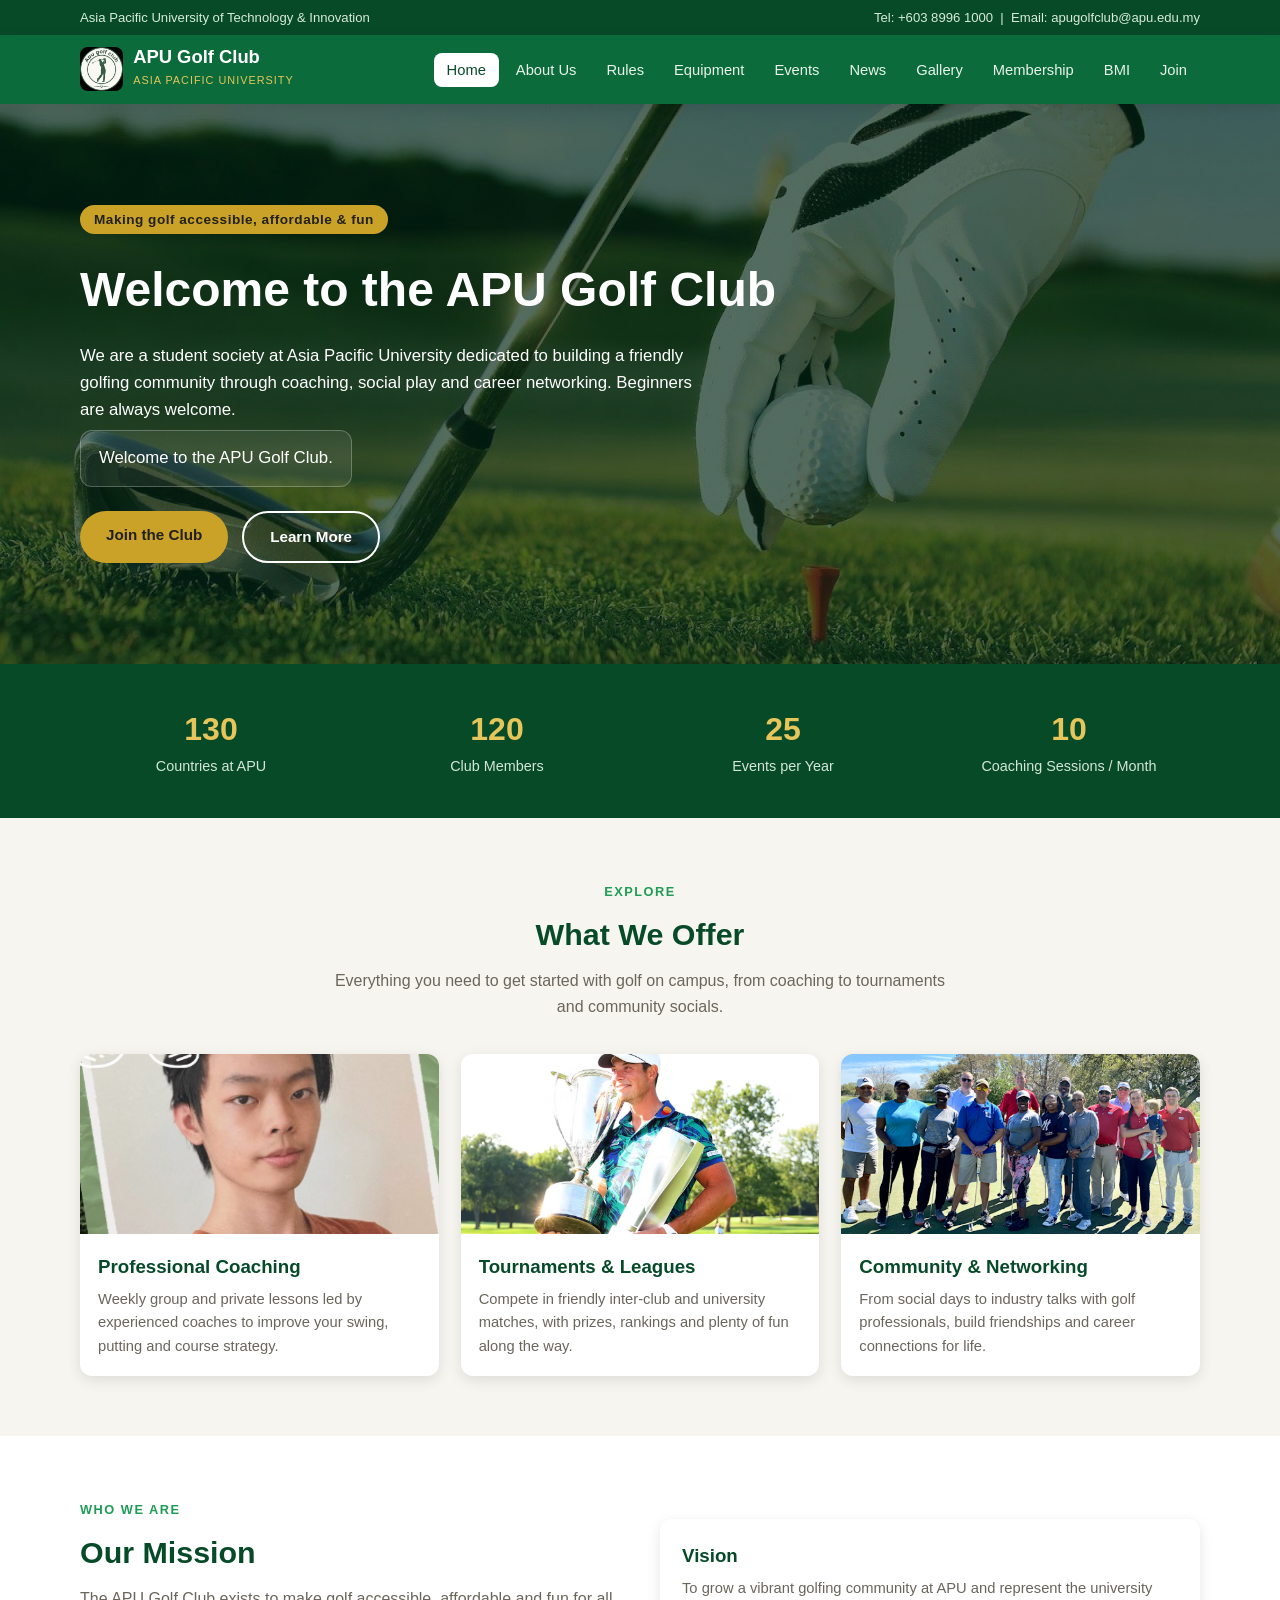
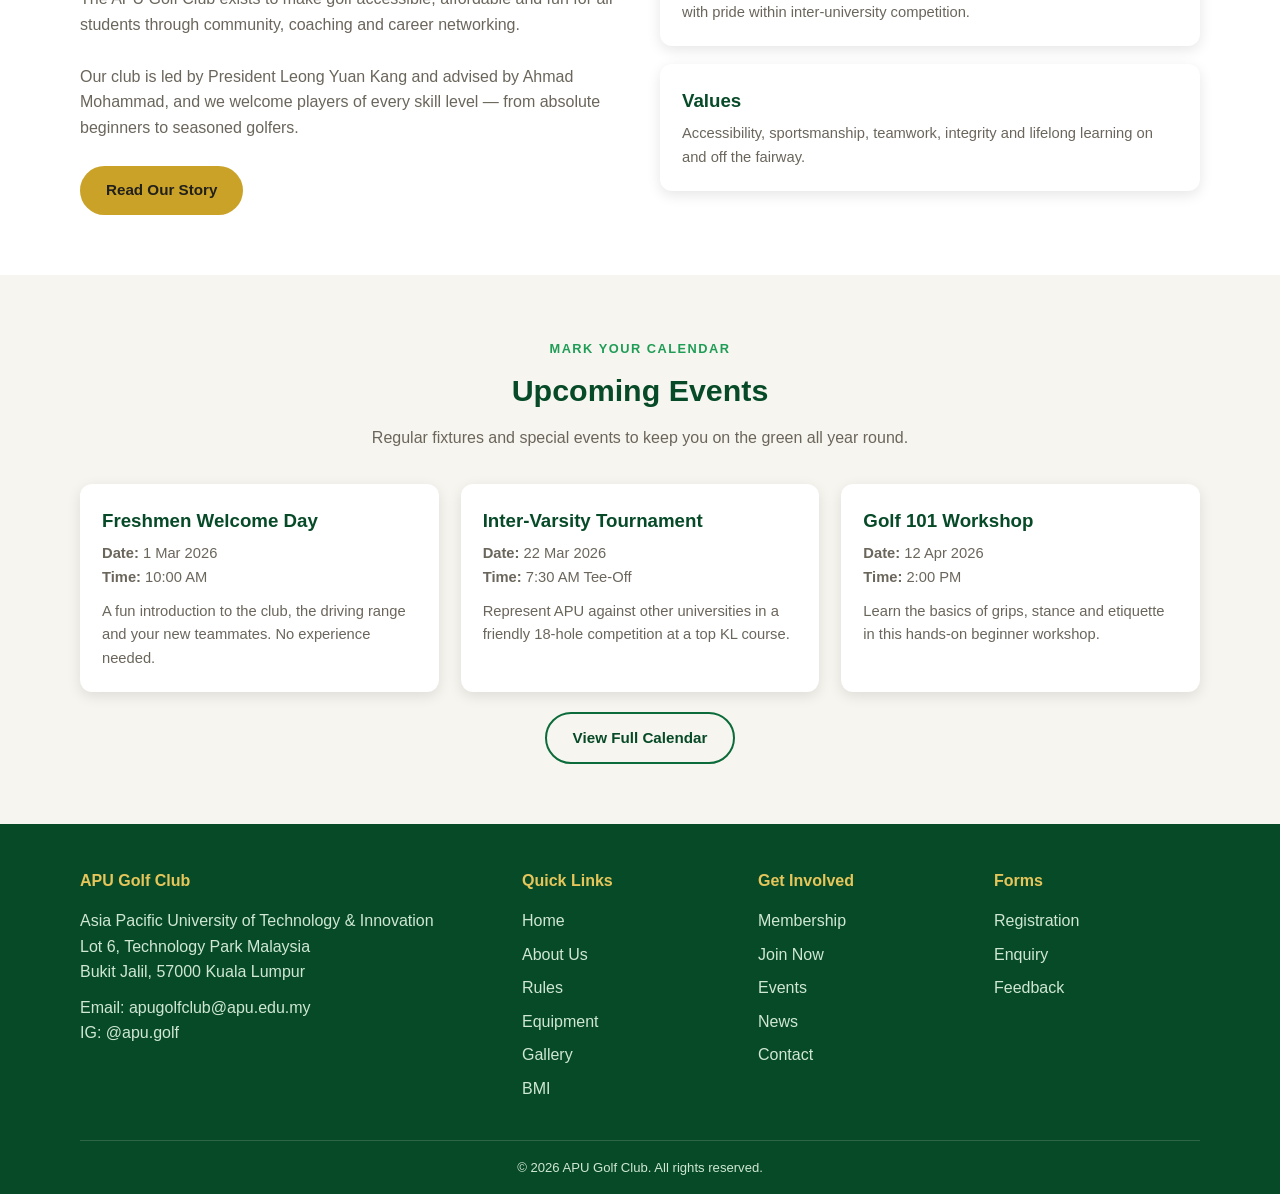
<file: index.html>
<!DOCTYPE html>
<html lang="en">
<head>
<meta charset="UTF-8">
<meta name="viewport" content="width=device-width, initial-scale=1.0">
<title>APU Golf Club | Home - Asia Pacific University</title>
<meta name="description" content="APU Golf Club - making golf accessible, affordable and fun for all students through community, coaching and career networking.">
<link rel="stylesheet" href="css/style.css">
<link rel="icon" type="image/png" href="images/GOLFCLUB.png">
<style>
  /* page-specific extras for home */
  .welcome-box { background: rgba(255,255,255,.08); border: 1px solid rgba(255,255,255,.25); border-radius: 12px; padding: 14px 18px; display: inline-block; margin-top: 6px; }
</style>
</head>
<body>

  <!-- the top bar like the one om top -->
  <div class="topbar">
    <div class="container">
      <span>Asia Pacific University of Technology &amp; Innovation</span>
      <span>Tel: +603 8996 1000 &nbsp;|&nbsp; Email: apugolfclub@apu.edu.my</span>
    </div>
  </div>

  <!-- Header / Navigation -->
  <header class="site-header">
    <div class="container navbar">
      <a href="index.html" class="brand">
        <img class="logo" src="images/GOLFCLUB.png" alt="APU Golf Club logo">
        <span>
          <h1>APU Golf Club</h1>
          <small>Asia Pacific University</small>
        </span>
      </a>
      <button class="nav-toggle" type="button" aria-label="Toggle navigation menu" aria-expanded="false" aria-controls="primary-nav">
        <span class="nav-toggle-bar"></span>
        <span class="nav-toggle-bar"></span>
        <span class="nav-toggle-bar"></span>
      </button>
      <nav aria-label="Main">
        <ul class="nav-links" id="primary-nav">
          <li><a href="index.html" class="active">Home</a></li>
          <li><a href="about.html">About Us</a></li>
          <li><a href="rules.html">Rules</a></li>
          <li><a href="equipment.html">Equipment</a></li>
          <li><a href="calendar.html">Events</a></li>
          <li><a href="news.html">News</a></li>
          <li><a href="gallery.html">Gallery</a></li>
          <li><a href="membership.html">Membership</a></li>
          <li><a href="bmi.html">BMI</a></li>
          <li><a href="register.html">Join</a></li>
        </ul>
      </nav>
    </div>
  </header>

  <!-- Hero -->
  <section class="hero">
    <div class="container">
      <span class="tagline">Making golf accessible, affordable &amp; fun</span>
      <h2>Welcome to the APU Golf Club</h2>
      <p>We are a student society at Asia Pacific University dedicated to building a friendly golfing community through coaching, social play and career networking. Beginners are always welcome.</p>
      <p class="welcome-box">Welcome to the APU Golf Club.</p>
      <div class="cta">
        <a href="register.html" class="btn btn-gold">Join the Club</a>
        <a href="about.html" class="btn btn-outline">Learn More</a>
      </div>
    </div>
  </section>

  <!-- Feature strip / stats -->
  <section class="feature-strip">
    <div class="container strip-grid">
      <div><div class="num">130</div><div class="label">Countries at APU</div></div>
      <div><div class="num">120</div><div class="label">Club Members</div></div>
      <div><div class="num">25</div><div class="label">Events per Year</div></div>
      <div><div class="num">10</div><div class="label">Coaching Sessions / Month</div></div>
    </div>
  </section>

  <!-- Highlights -->
  <section class="section" id="highlights">
    <div class="container">
      <div class="section-head">
        <span class="eyebrow">Explore</span>
        <h2 class="section-title">What We Offer</h2>
        <p class="section-sub">Everything you need to get started with golf on campus, from coaching to tournaments and community socials.</p>
      </div>
      <div class="grid grid-3">
        <article class="card">
          <div class="card-img"><img src="images/coaching.png" alt="Coaching sessions"></div>
          <div class="card-body">
            <h3>Professional Coaching</h3>
            <p>Weekly group and private lessons led by experienced coaches to improve your swing, putting and course strategy.</p>
          </div>
        </article>
        <article class="card">
          <div class="card-img"><img src="images/tournament.png" alt="Tournaments"></div>
          <div class="card-body">
            <h3>Tournaments &amp; Leagues</h3>
            <p>Compete in friendly inter-club and university matches, with prizes, rankings and plenty of fun along the way.</p>
          </div>
        </article>
        <article class="card">
          <div class="card-img"><img src="images/community.png" alt="Community events"></div>
          <div class="card-body">
            <h3>Community &amp; Networking</h3>
            <p>From social days to industry talks with golf professionals, build friendships and career connections for life.</p>
          </div>
        </article>
      </div>
    </div>
  </section>

  <!-- About quick -->
  <section class="section alt" id="about-preview">
    <div class="container">
      <div class="grid grid-2" style="align-items:center; gap:40px;">
        <div>
          <span class="eyebrow">Who we are</span>
          <h2 class="section-title">Our Mission</h2>
          <p class="section-sub">The APU Golf Club exists to make golf accessible, affordable and fun for all students through community, coaching and career networking.</p>
          <p class="section-sub">Our club is led by President Leong Yuan Kang and advised by Ahmad Mohammad, and we welcome players of every skill level &mdash; from absolute beginners to seasoned golfers.</p>
          <p><a href="about.html" class="btn btn-gold">Read Our Story</a></p>
        </div>
        <div style="display:grid; gap:18px;">
          <div class="card" style="padding:22px;">
            <h3>Vision</h3>
            <p>To grow a vibrant golfing community at APU and represent the university with pride within inter-university competition.</p>
          </div>
          <div class="card" style="padding:22px;">
            <h3>Values</h3>
            <p>Accessibility, sportsmanship, teamwork, integrity and lifelong learning on and off the fairway.</p>
          </div>
        </div>
      </div>
    </div>
  </section>

  <!-- upcoming events -->
  <section class="section" id="events-preview">
    <div class="container">
      <div class="section-head">
        <span class="eyebrow">Mark your calendar</span>
        <h2 class="section-title">Upcoming Events</h2>
        <p class="section-sub">Regular fixtures and special events to keep you on the green all year round.</p>
      </div>
      <div class="grid grid-3">
        <div class="card" style="padding:22px;">
          <h3>Freshmen Welcome Day</h3>
          <p><strong>Date:</strong> 1 Mar 2026</p>
          <p><strong>Time:</strong> 10:00 AM</p>
          <p class="mt-1">A fun introduction to the club, the driving range and your new teammates. No experience needed.</p>
        </div>
        <div class="card" style="padding:22px;">
          <h3>Inter-Varsity Tournament</h3>
          <p><strong>Date:</strong> 22 Mar 2026</p>
          <p><strong>Time:</strong> 7:30 AM Tee-Off</p>
          <p class="mt-1">Represent APU against other universities in a friendly 18-hole competition at a top KL course.</p>
        </div>
        <div class="card" style="padding:22px;">
          <h3>Golf 101 Workshop</h3>
          <p><strong>Date:</strong> 12 Apr 2026</p>
          <p><strong>Time:</strong> 2:00 PM</p>
          <p class="mt-1">Learn the basics of grips, stance and etiquette in this hands-on beginner workshop.</p>
        </div>
      </div>
      <p class="text-center mt-2"><a href="calendar.html" class="btn btn-outline" style="color:var(--green-dark);border-color:var(--green);">View Full Calendar</a></p>
    </div>
  </section>

  <!-- footer -->
  <footer class="site-footer">
    <div class="container">
      <div class="footer-grid">
        <div>
          <h4>APU Golf Club</h4>
          <p>Asia Pacific University of Technology &amp; Innovation<br>Lot 6, Technology Park Malaysia<br>Bukit Jalil, 57000 Kuala Lumpur</p>
          <p class="mt-1">Email: apugolfclub@apu.edu.my<br>IG: @apu.golf</p>
        </div>
        <div>
          <h4>Quick Links</h4>
          <ul>
            <li><a href="index.html">Home</a></li>
            <li><a href="about.html">About Us</a></li>
            <li><a href="rules.html">Rules</a></li>
            <li><a href="equipment.html">Equipment</a></li>
            <li><a href="gallery.html">Gallery</a></li>
            <li><a href="bmi.html">BMI</a></li>
          </ul>
        </div>
        <div>
          <h4>Get Involved</h4>
          <ul>
            <li><a href="membership.html">Membership</a></li>
            <li><a href="register.html">Join Now</a></li>
            <li><a href="calendar.html">Events</a></li>
            <li><a href="news.html">News</a></li>
            <li><a href="contact.html">Contact</a></li>
          </ul>
        </div>
        <div>
          <h4>Forms</h4>
          <ul>
            <li><a href="register.html">Registration</a></li>
            <li><a href="enquiry.html">Enquiry</a></li>
            <li><a href="feedback.html">Feedback</a></li>
          </ul>
        </div>
      </div>
      <div class="footer-bottom">
        &copy; 2026 APU Golf Club. All rights reserved.
      </div>
    </div>
  </footer>

  
  <script src="js/main.js"></script>
</body>
</html>
</file>
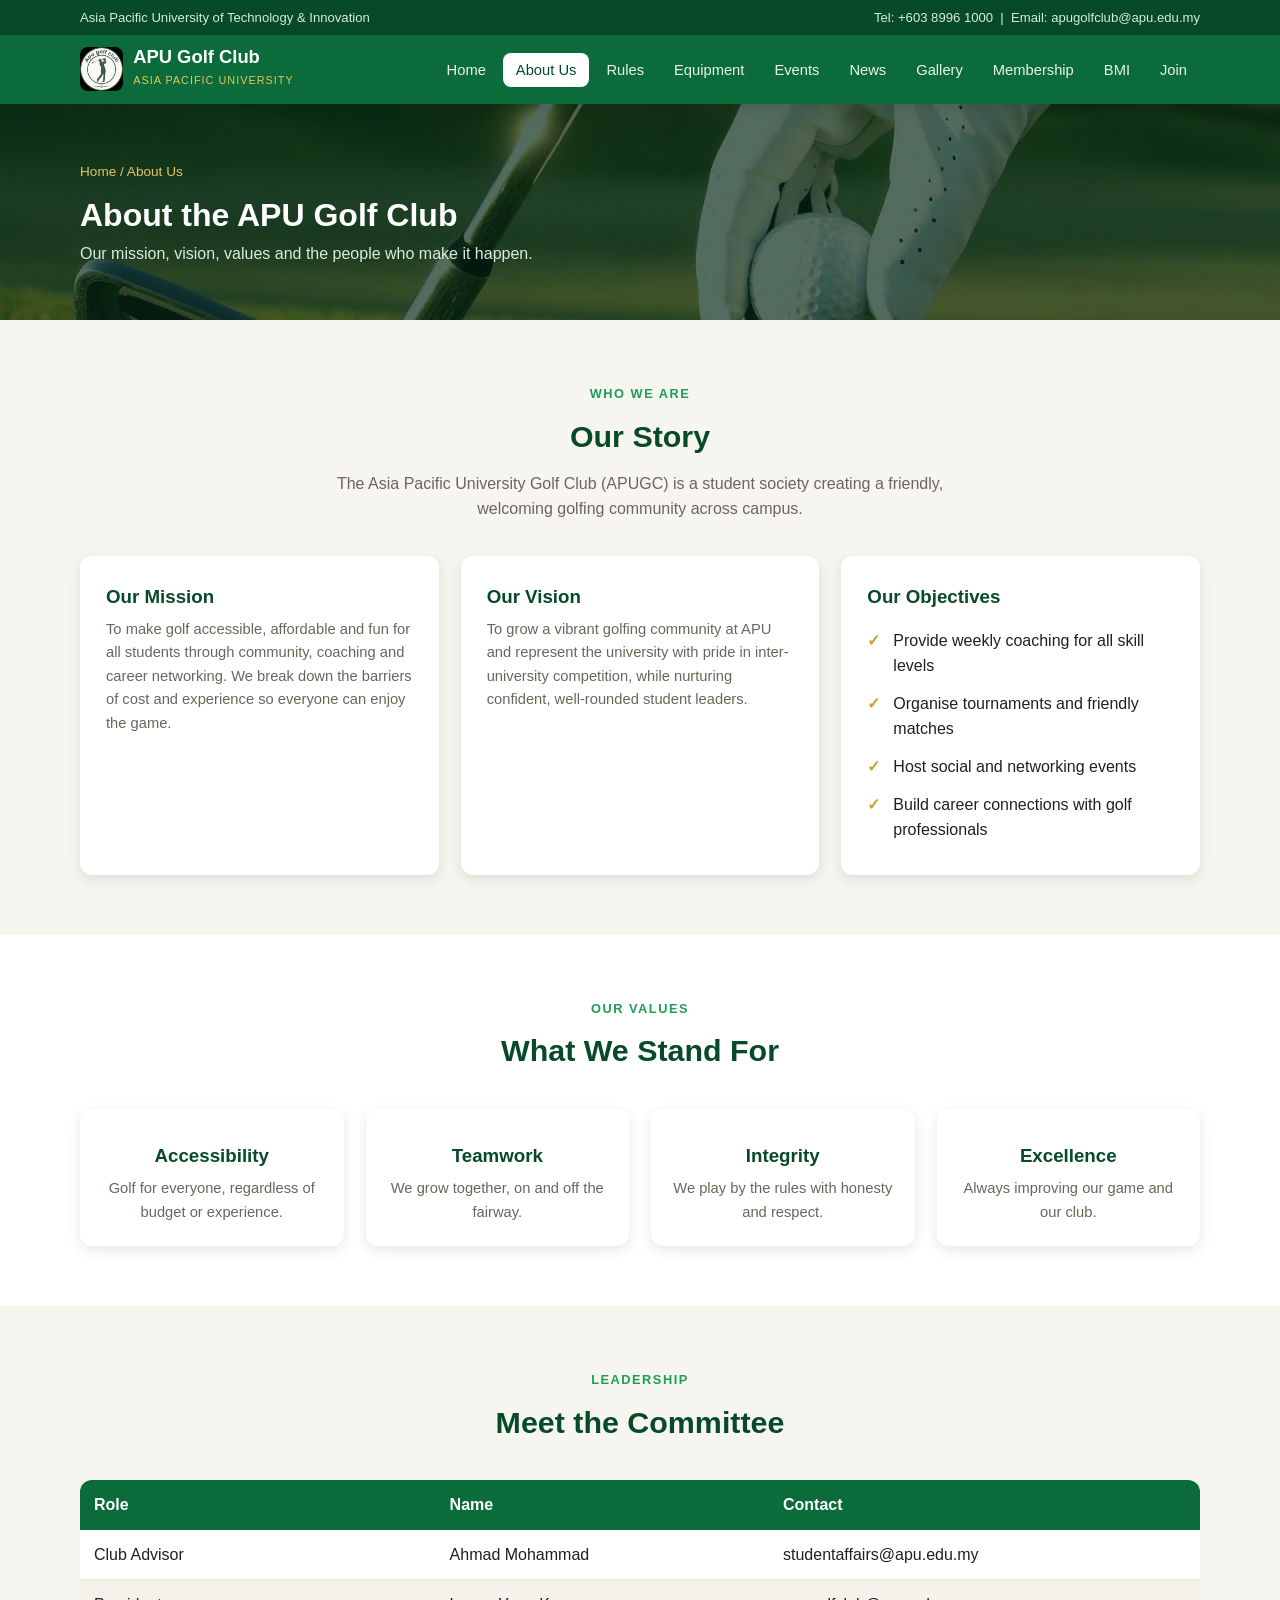
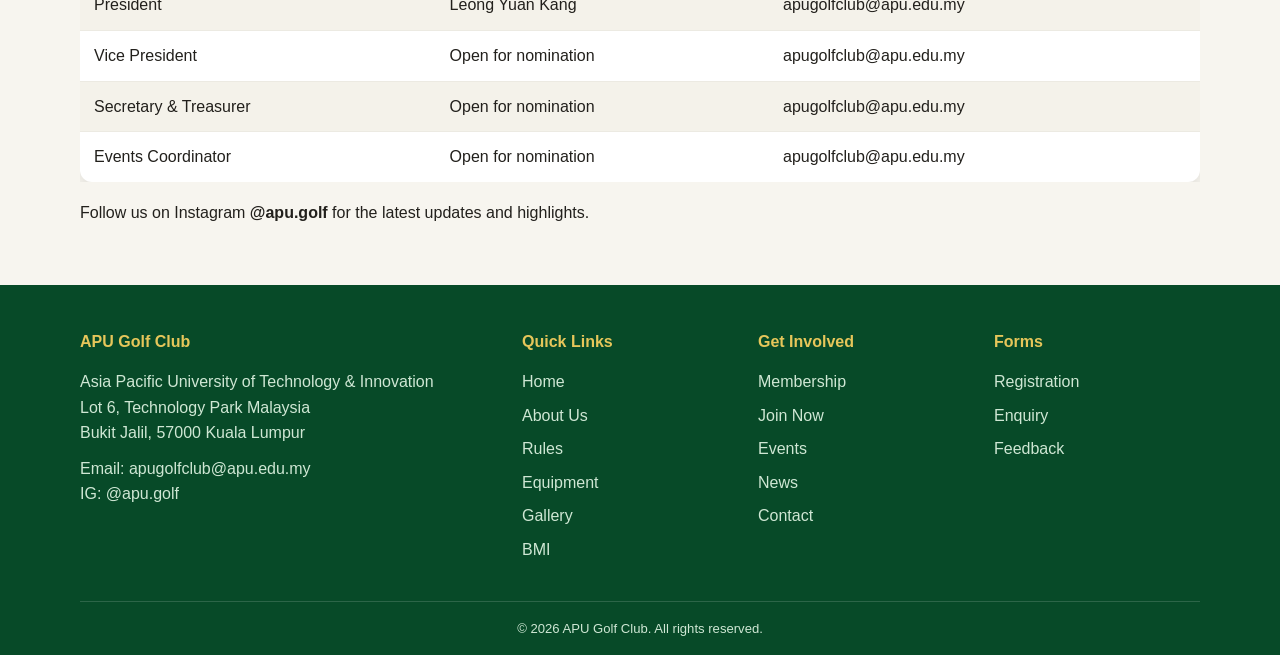
<file: about.html>
﻿<!DOCTYPE html>
<html lang="en">
<head>
<meta charset="UTF-8">
<meta name="viewport" content="width=device-width, initial-scale=1.0">
<title>About Us | APU Golf Club</title>
<meta name="description" content="Learn about the APU Golf Club - our mission, vision, objectives, history and team.">
<link rel="stylesheet" href="css/style.css">
<link rel="icon" type="image/png" href="images/GOLFCLUB.png">
</head>
<body>
<div class="topbar"><div class="container"><span>Asia Pacific University of Technology &amp; Innovation</span><span>Tel: +603 8996 1000 &nbsp;|&nbsp; Email: apugolfclub@apu.edu.my</span></div></div>
<header class="site-header"><div class="container navbar">
<a href="index.html" class="brand"><img class="logo" src="images/GOLFCLUB.png" alt="APU Golf Club logo"><span><h1>APU Golf Club</h1><small>Asia Pacific University</small></span></a>
<button class="nav-toggle" type="button" aria-label="Toggle navigation menu" aria-expanded="false" aria-controls="primary-nav">
  <span class="nav-toggle-bar"></span>
  <span class="nav-toggle-bar"></span>
  <span class="nav-toggle-bar"></span>
</button>
<nav aria-label="Main"><ul class="nav-links" id="primary-nav">
<li><a href="index.html">Home</a></li><li><a href="about.html" class="active">About Us</a></li><li><a href="rules.html">Rules</a></li><li><a href="equipment.html">Equipment</a></li><li><a href="calendar.html">Events</a></li><li><a href="news.html">News</a></li><li><a href="gallery.html">Gallery</a></li><li><a href="membership.html">Membership</a></li><li><a href="bmi.html">BMI</a></li><li><a href="register.html">Join</a></li>
</ul></nav></div></header>

<section class="page-banner"><div class="container"><span class="crumb">Home / About Us</span><h2>About the APU Golf Club</h2><p>Our mission, vision, values and the people who make it happen.</p></div></section>

<section class="section"><div class="container">
<div class="section-head"><span class="eyebrow">Who we are</span><h2 class="section-title">Our Story</h2><p class="section-sub">The Asia Pacific University Golf Club (APUGC) is a student society creating a friendly, welcoming golfing community across campus.</p></div>
<div class="grid grid-3">
<div class="card" style="padding:26px;"><h3>Our Mission</h3><p>To make golf accessible, affordable and fun for all students through community, coaching and career networking. We break down the barriers of cost and experience so everyone can enjoy the game.</p></div>
<div class="card" style="padding:26px;"><h3>Our Vision</h3><p>To grow a vibrant golfing community at APU and represent the university with pride in inter-university competition, while nurturing confident, well-rounded student leaders.</p></div>
<div class="card" style="padding:26px;"><h3>Our Objectives</h3><ul class="check-list mt-1"><li>Provide weekly coaching for all skill levels</li><li>Organise tournaments and friendly matches</li><li>Host social and networking events</li><li>Build career connections with golf professionals</li></ul></div>
</div>
</div></section>

<section class="section alt"><div class="container">
<div class="section-head"><span class="eyebrow">Our values</span><h2 class="section-title">What We Stand For</h2></div>
<div class="grid grid-4">
<div class="card" style="padding:22px; text-align:center;"><h3 class="mt-1">Accessibility</h3><p>Golf for everyone, regardless of budget or experience.</p></div>
<div class="card" style="padding:22px; text-align:center;"><h3 class="mt-1">Teamwork</h3><p>We grow together, on and off the fairway.</p></div>
<div class="card" style="padding:22px; text-align:center;"><h3 class="mt-1">Integrity</h3><p>We play by the rules with honesty and respect.</p></div>
<div class="card" style="padding:22px; text-align:center;"><h3 class="mt-1">Excellence</h3><p>Always improving our game and our club.</p></div>
</div>
</div></section>

<section class="section"><div class="container">
<div class="section-head"><span class="eyebrow">Leadership</span><h2 class="section-title">Meet the Committee</h2></div>
<div class="table-wrap"><table class="data">
<thead><tr><th>Role</th><th>Name</th><th>Contact</th></tr></thead>
<tbody>
<tr><td>Club Advisor</td><td>Ahmad Mohammad</td><td>studentaffairs@apu.edu.my</td></tr>
<tr><td>President</td><td>Leong Yuan Kang</td><td>apugolfclub@apu.edu.my</td></tr>
<tr><td>Vice President</td><td>Open for nomination</td><td>apugolfclub@apu.edu.my</td></tr>
<tr><td>Secretary &amp; Treasurer</td><td>Open for nomination</td><td>apugolfclub@apu.edu.my</td></tr>
<tr><td>Events Coordinator</td><td>Open for nomination</td><td>apugolfclub@apu.edu.my</td></tr>
</tbody></table></div>
<p class="mt-1">Follow us on Instagram <strong>@apu.golf</strong> for the latest updates and highlights.</p>
</div></section>

<footer class="site-footer"><div class="container">
<div class="footer-grid">
<div><h4>APU Golf Club</h4><p>Asia Pacific University of Technology &amp; Innovation<br>Lot 6, Technology Park Malaysia<br>Bukit Jalil, 57000 Kuala Lumpur</p><p class="mt-1">Email: apugolfclub@apu.edu.my<br>IG: @apu.golf</p></div>
<div><h4>Quick Links</h4><ul><li><a href="index.html">Home</a></li><li><a href="about.html">About Us</a></li><li><a href="rules.html">Rules</a></li><li><a href="equipment.html">Equipment</a></li><li><a href="gallery.html">Gallery</a></li><li><a href="bmi.html">BMI</a></li></ul></div>
<div><h4>Get Involved</h4><ul><li><a href="membership.html">Membership</a></li><li><a href="register.html">Join Now</a></li><li><a href="calendar.html">Events</a></li><li><a href="news.html">News</a></li><li><a href="contact.html">Contact</a></li></ul></div>
<div><h4>Forms</h4><ul><li><a href="register.html">Registration</a></li><li><a href="enquiry.html">Enquiry</a></li><li><a href="feedback.html">Feedback</a></li></ul></div>
</div><div class="footer-bottom">&copy; 2026 APU Golf Club. All rights reserved.</div>
</div></footer>

<script src="js/main.js"></script>
</body>
</html>
</file>
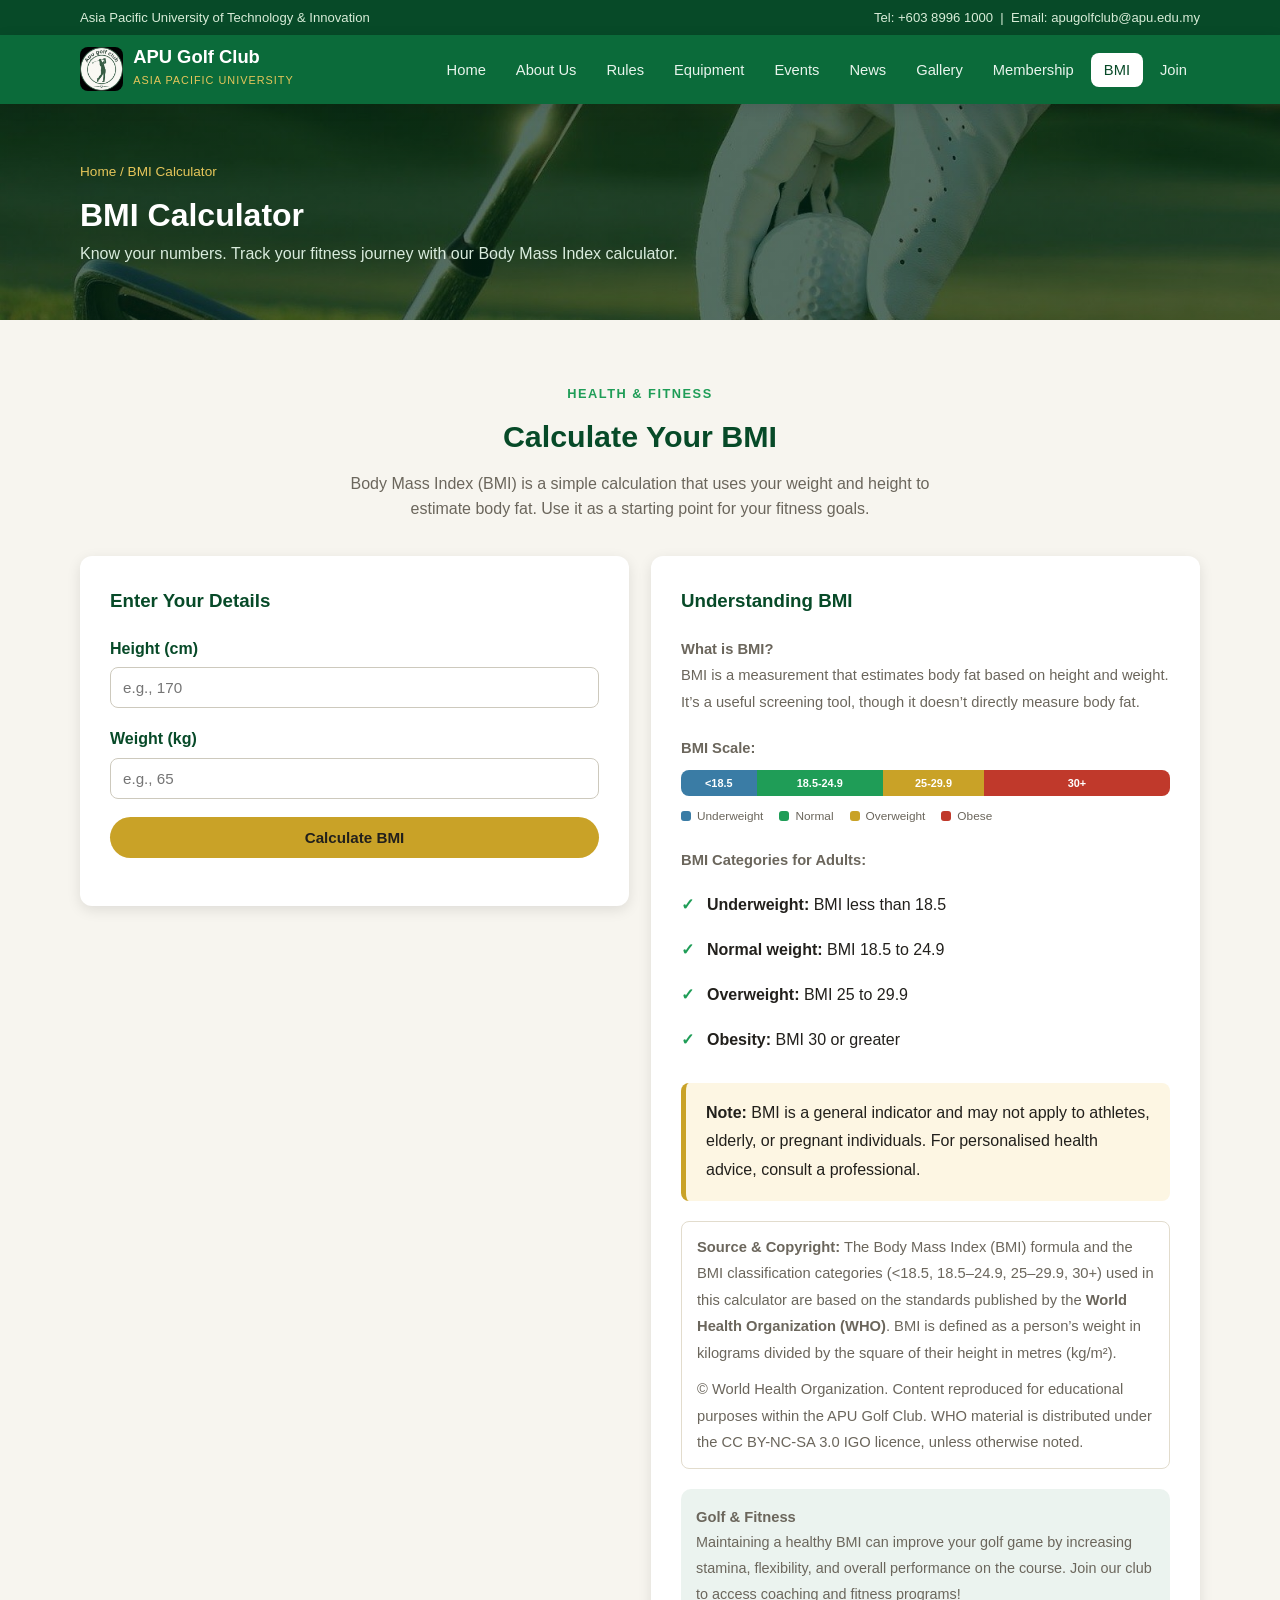
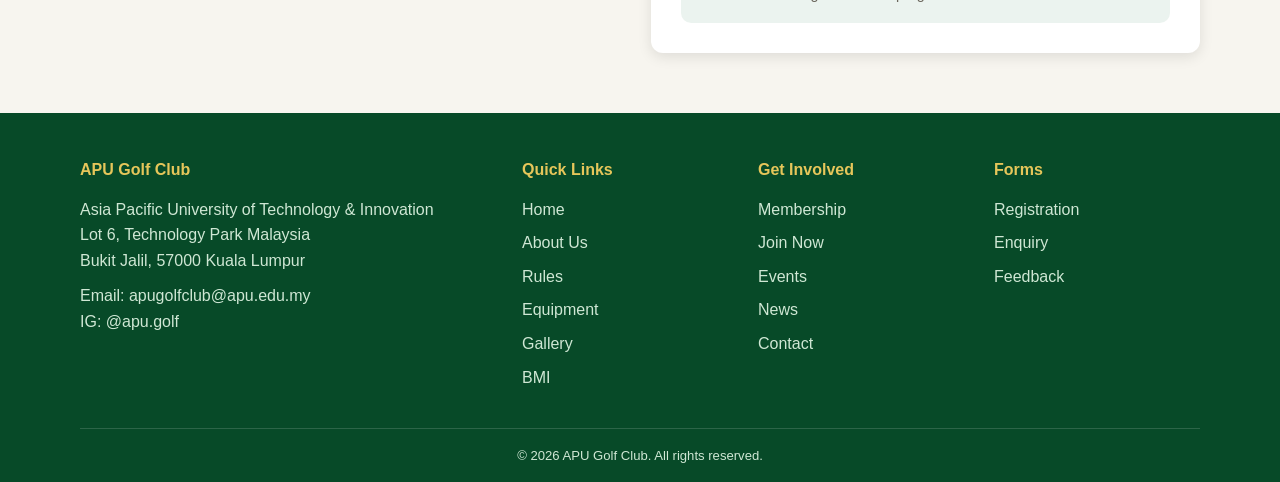
<file: bmi.html>
<!DOCTYPE html>
<html lang="en">
<head>
<meta charset="UTF-8">
<meta name="viewport" content="width=device-width, initial-scale=1.0">
<title>BMI Calculator | APU Golf Club</title>
<meta name="description" content="Calculate your Body Mass Index (BMI) with the APU Golf Club BMI Calculator and start your fitness journey.">
<link rel="stylesheet" href="css/style.css">
<link rel="icon" type="image/png" href="images/GOLFCLUB.png">
<style>
  /* page-specific extras for BMI */
  .bmi-result { margin-top: 20px; }
  .bmi-score-box { text-align: center; padding: 18px; background: rgba(11,107,58,0.08); border-radius: 12px; border: 1px solid rgba(11,107,58,0.2); }
  .bmi-label { font-size: .85rem; text-transform: uppercase; letter-spacing: 1px; color: var(--muted); }
  .bmi-score { font-size: 3.2rem; font-weight: 800; color: var(--green-dark); line-height: 1.1; }
  .bmi-category { font-size: 1.15rem; font-weight: 700; }
  .bmi-scale { margin-top: 16px; }
  .scale-bar { display: flex; width: 100%; height: 64px; border-radius: 8px; overflow: hidden; }
  .scale-segment {
    display: flex; align-items: center; justify-content: center; text-align: center;
    color: #fff; font-size: .68rem; font-weight: 600; line-height: 1.3;
    padding: 0 8px;
    flex: 1 1 0;          /* width comes from the flex-grow ratios set below */
    min-width: 0;
    overflow: hidden;     /* a label can never bleed into the neighbouring segment */
    transition: transform var(--t-base) var(--ease);
  }
  .scale-segment span { pointer-events: none; }
  .scale-segment.active { outline: 3px solid var(--ink); outline-offset: 2px; transform: scale(1.04); z-index: 2; }
  /* Segment widths are proportional to the WHO BMI ranges, so the bar reads as a
     real scale rather than an arbitrary one:
       underweight 15-18.5 = 3.5 | normal 18.5-25 = 6.5 | overweight 25-30 = 5 | obese 30-40 = 10 */
  .scale-segment.underweight { background: #3a7ca5; flex-grow: 3.5; }
  .scale-segment.normal { background: var(--green-light); flex-grow: 6.5; }
  .scale-segment.overweight { background: var(--gold); flex-grow: 5; }
  .scale-segment.obese { background: #c0392b; flex-grow: 10; }
  /* The category names sit under the bar rather than inside it: a proportional
     "Underweight" segment is only ~14% wide, nowhere near enough for the word. */
  .scale-legend { display: flex; flex-wrap: wrap; gap: 6px 16px; margin-top: 10px; }
  .scale-legend li { display: flex; align-items: center; gap: 6px; font-size: .74rem; color: var(--muted); }
  .scale-legend .dot { width: 10px; height: 10px; border-radius: 3px; flex: none; }
  .scale-legend .dot.underweight { background: #3a7ca5; }
  .scale-legend .dot.normal { background: var(--green-light); }
  .scale-legend .dot.overweight { background: var(--gold); }
  .scale-legend .dot.obese { background: #c0392b; }
  /* the card gets narrow below ~1000px, so the labels tighten up to match */
  @media (max-width: 1000px) {
    .scale-segment { font-size: .58rem; padding: 0 2px; }
  }
</style>
</head>
<body>
<div class="topbar"><div class="container"><span>Asia Pacific University of Technology &amp; Innovation</span><span>Tel: +603 8996 1000 &nbsp;|&nbsp; Email: apugolfclub@apu.edu.my</span></div></div>
<header class="site-header"><div class="container navbar">
<a href="index.html" class="brand"><img class="logo" src="images/GOLFCLUB.png" alt="APU Golf Club logo"><span><h1>APU Golf Club</h1><small>Asia Pacific University</small></span></a>
<button class="nav-toggle" type="button" aria-label="Toggle navigation menu" aria-expanded="false" aria-controls="primary-nav">
  <span class="nav-toggle-bar"></span>
  <span class="nav-toggle-bar"></span>
  <span class="nav-toggle-bar"></span>
</button>
<nav aria-label="Main"><ul class="nav-links" id="primary-nav">
<li><a href="index.html">Home</a></li><li><a href="about.html">About Us</a></li><li><a href="rules.html">Rules</a></li><li><a href="equipment.html">Equipment</a></li><li><a href="calendar.html">Events</a></li><li><a href="news.html">News</a></li><li><a href="gallery.html">Gallery</a></li><li><a href="membership.html">Membership</a></li><li><a href="bmi.html" class="active">BMI</a></li><li><a href="register.html">Join</a></li>
</ul></nav></div></header>

<section class="page-banner"><div class="container"><span class="crumb">Home / BMI Calculator</span><h2>BMI Calculator</h2><p>Know your numbers. Track your fitness journey with our Body Mass Index calculator.</p></div></section>

<section class="section"><div class="container">
<div class="section-head"><span class="eyebrow">Health &amp; Fitness</span><h2 class="section-title">Calculate Your BMI</h2><p class="section-sub">Body Mass Index (BMI) is a simple calculation that uses your weight and height to estimate body fat. Use it as a starting point for your fitness goals.</p></div>

<div class="grid grid-2" style="align-items: start;">


<!-- BMI Calculator Form -->
<div class="card" style="padding: 30px;">
<h3 style="color: var(--green-dark); margin-bottom: 20px;">Enter Your Details</h3>
<form id="bmiForm">
<div class="form-group">
<label for="height">Height (cm)</label>
<input type="number" id="height" placeholder="e.g., 170" min="100" max="250" required>
</div>
<div class="form-group">
<label for="weight">Weight (kg)</label>
<input type="number" id="weight" placeholder="e.g., 65" min="30" max="300" required>
</div>
<div class="form-group">
<button type="submit" class="btn btn-gold" style="width: 100%;">Calculate BMI</button>
</div>
</form>

<!-- BMI Result -->
<div id="bmiResult" class="bmi-result" style="display: none;">
<div class="bmi-score-box">
<p class="bmi-label">Your BMI</p>
<p class="bmi-score" id="bmiScore">--</p>
<p class="bmi-category" id="bmiCategory">--</p>
</div>
<div class="bmi-scale">
<div class="scale-bar">
<div class="scale-segment underweight"><span>&lt;18.5</span></div>
<div class="scale-segment normal"><span>18.5-24.9</span></div>
<div class="scale-segment overweight"><span>25-29.9</span></div>
<div class="scale-segment obese"><span>30+</span></div>
</div>
<ul class="scale-legend">
<li><i class="dot underweight"></i>Underweight</li>
<li><i class="dot normal"></i>Normal</li>
<li><i class="dot overweight"></i>Overweight</li>
<li><i class="dot obese"></i>Obese</li>
</ul>
</div>
<div id="bmiMessage" class="callout" style="margin-top: 20px;"></div>
<div style="text-align: center; margin-top: 20px;">
<a href="membership.html" class="btn btn-gold">Join Membership &amp; Start Training</a>
</div>
</div>
</div>

<!-- BMI Info Card -->
<div class="card" style="padding: 30px;">
<h3 style="color: var(--green-dark); margin-bottom: 20px;">Understanding BMI</h3>
<div style="line-height: 1.8;">
<p><strong>What is BMI?</strong></p>
<p>BMI is a measurement that estimates body fat based on height and weight. It&rsquo;s a useful screening tool, though it doesn&rsquo;t directly measure body fat.</p>

<div style="margin-top: 20px;">
<p><strong>BMI Scale:</strong></p>
<div class="scale-bar" style="height: 26px; margin-top: 8px;">
<div class="scale-segment underweight">&lt;18.5</div>
<div class="scale-segment normal">18.5-24.9</div>
<div class="scale-segment overweight">25-29.9</div>
<div class="scale-segment obese">30+</div>
</div>
<ul class="scale-legend">
<li><i class="dot underweight"></i>Underweight</li>
<li><i class="dot normal"></i>Normal</li>
<li><i class="dot overweight"></i>Overweight</li>
<li><i class="dot obese"></i>Obese</li>
</ul>
</div>

<div style="margin-top: 20px;">
<p><strong>BMI Categories for Adults:</strong></p>
<ul class="info-list mt-1">
<li><strong>Underweight:</strong> BMI less than 18.5</li>
<li><strong>Normal weight:</strong> BMI 18.5 to 24.9</li>
<li><strong>Overweight:</strong> BMI 25 to 29.9</li>
<li><strong>Obesity:</strong> BMI 30 or greater</li>
</ul>
</div>

<div class="callout" style="margin-top: 20px;">
<strong>Note:</strong> BMI is a general indicator and may not apply to athletes, elderly, or pregnant individuals. For personalised health advice, consult a professional.
</div>

<div style="margin-top: 20px; padding: 12px 15px; background: var(--white); border: 1px solid #e2dccd; border-radius: 8px; font-size: .8rem; color: var(--muted);">
<p><strong>Source &amp; Copyright:</strong> The Body Mass Index (BMI) formula and the BMI classification categories (&lt;18.5, 18.5&ndash;24.9, 25&ndash;29.9, 30+) used in this calculator are based on the standards published by the <strong>World Health Organization (WHO)</strong>. BMI is defined as a person&rsquo;s weight in kilograms divided by the square of their height in metres (kg/m&sup2;).</p>
<p class="mt-1">&copy; World Health Organization. Content reproduced for educational purposes within the APU Golf Club. WHO material is distributed under the CC BY-NC-SA 3.0 IGO licence, unless otherwise noted.</p>
</div>

<div style="margin-top: 20px; padding: 15px; background: rgba(11,107,58,0.08); border-radius: 10px;">
<p><strong>Golf &amp; Fitness</strong></p>
<p style="font-size: 0.9rem;">Maintaining a healthy BMI can improve your golf game by increasing stamina, flexibility, and overall performance on the course. Join our club to access coaching and fitness programs!</p>
</div>
</div>
</div>
</div>
</div></section>

<footer class="site-footer"><div class="container">
<div class="footer-grid">
<div><h4>APU Golf Club</h4><p>Asia Pacific University of Technology &amp; Innovation<br>Lot 6, Technology Park Malaysia<br>Bukit Jalil, 57000 Kuala Lumpur</p><p class="mt-1">Email: apugolfclub@apu.edu.my<br>IG: @apu.golf</p></div>
<div><h4>Quick Links</h4><ul><li><a href="index.html">Home</a></li><li><a href="about.html">About Us</a></li><li><a href="rules.html">Rules</a></li><li><a href="equipment.html">Equipment</a></li><li><a href="gallery.html">Gallery</a></li><li><a href="bmi.html">BMI</a></li></ul></div>
<div><h4>Get Involved</h4><ul><li><a href="membership.html">Membership</a></li><li><a href="register.html">Join Now</a></li><li><a href="calendar.html">Events</a></li><li><a href="news.html">News</a></li><li><a href="contact.html">Contact</a></li></ul></div>
<div><h4>Forms</h4><ul><li><a href="register.html">Registration</a></li><li><a href="enquiry.html">Enquiry</a></li><li><a href="feedback.html">Feedback</a></li></ul></div>
</div><div class="footer-bottom">&copy; 2026 APU Golf Club. All rights reserved.</div>
</div></footer>

<script src="js/main.js"></script>

<script>
// ===== BMI Calculator =====
document.getElementById('bmiForm').addEventListener('submit', function(e) {
    e.preventDefault();

    const height = parseFloat(document.getElementById('height').value);
    const weight = parseFloat(document.getElementById('weight').value);

    if (height > 0 && weight > 0) {
        // Reset any previous active segment
        const segments = document.querySelectorAll('.scale-segment');
        segments.forEach(function(seg) { seg.classList.remove('active'); });

        // BMI = weight (kg) / height (m)^2
        const heightInMeters = height / 100;
        const bmi = weight / (heightInMeters * heightInMeters);
        const bmiRounded = bmi.toFixed(1);

        const scoreEl = document.getElementById('bmiScore');
        const catEl = document.getElementById('bmiCategory');
        const msgEl = document.getElementById('bmiMessage');
        const resultBox = document.getElementById('bmiResult');

        let category, categoryColor, message, tempSegment;

        if (bmi < 18.5) {
            category = 'Underweight';
            categoryColor = '#3a7ca5';
            message = '<strong>Tip:</strong> Consider increasing your caloric intake with nutritious foods and adding strength training to build muscle mass.';
            tempSegment = document.querySelector('.scale-segment.underweight');
        } else if (bmi < 25) {
            category = 'Normal Weight';
            categoryColor = 'var(--green-light)';
            message = '<strong>Great job!</strong> You are in the healthy weight range. Maintain your active lifestyle with regular golf and exercise.';
            tempSegment = document.querySelector('.scale-segment.normal');
        } else if (bmi < 30) {
            category = 'Overweight';
            categoryColor = 'var(--gold)';
            message = '<strong>Tip:</strong> A balanced diet and regular cardio will help. Our club offers coaching and fitness programs to support you.';
            tempSegment = document.querySelector('.scale-segment.overweight');
        } else {
            category = 'Obese';
            categoryColor = '#c0392b';
            message = '<strong>Tip:</strong> We recommend consulting a healthcare provider. Our club can support you with beginner-friendly fitness programs.';
            tempSegment = document.querySelector('.scale-segment.obese');
        }

        scoreEl.textContent = bmiRounded;
        scoreEl.style.color = categoryColor;
        catEl.textContent = category;
        catEl.style.color = categoryColor;
        msgEl.innerHTML = message;
        if (tempSegment) { tempSegment.classList.add('active'); }

        resultBox.style.display = 'block';
        resultBox.scrollIntoView({ behavior: 'smooth', block: 'center' });
    }
});
</script>
</body>
</html>
</file>
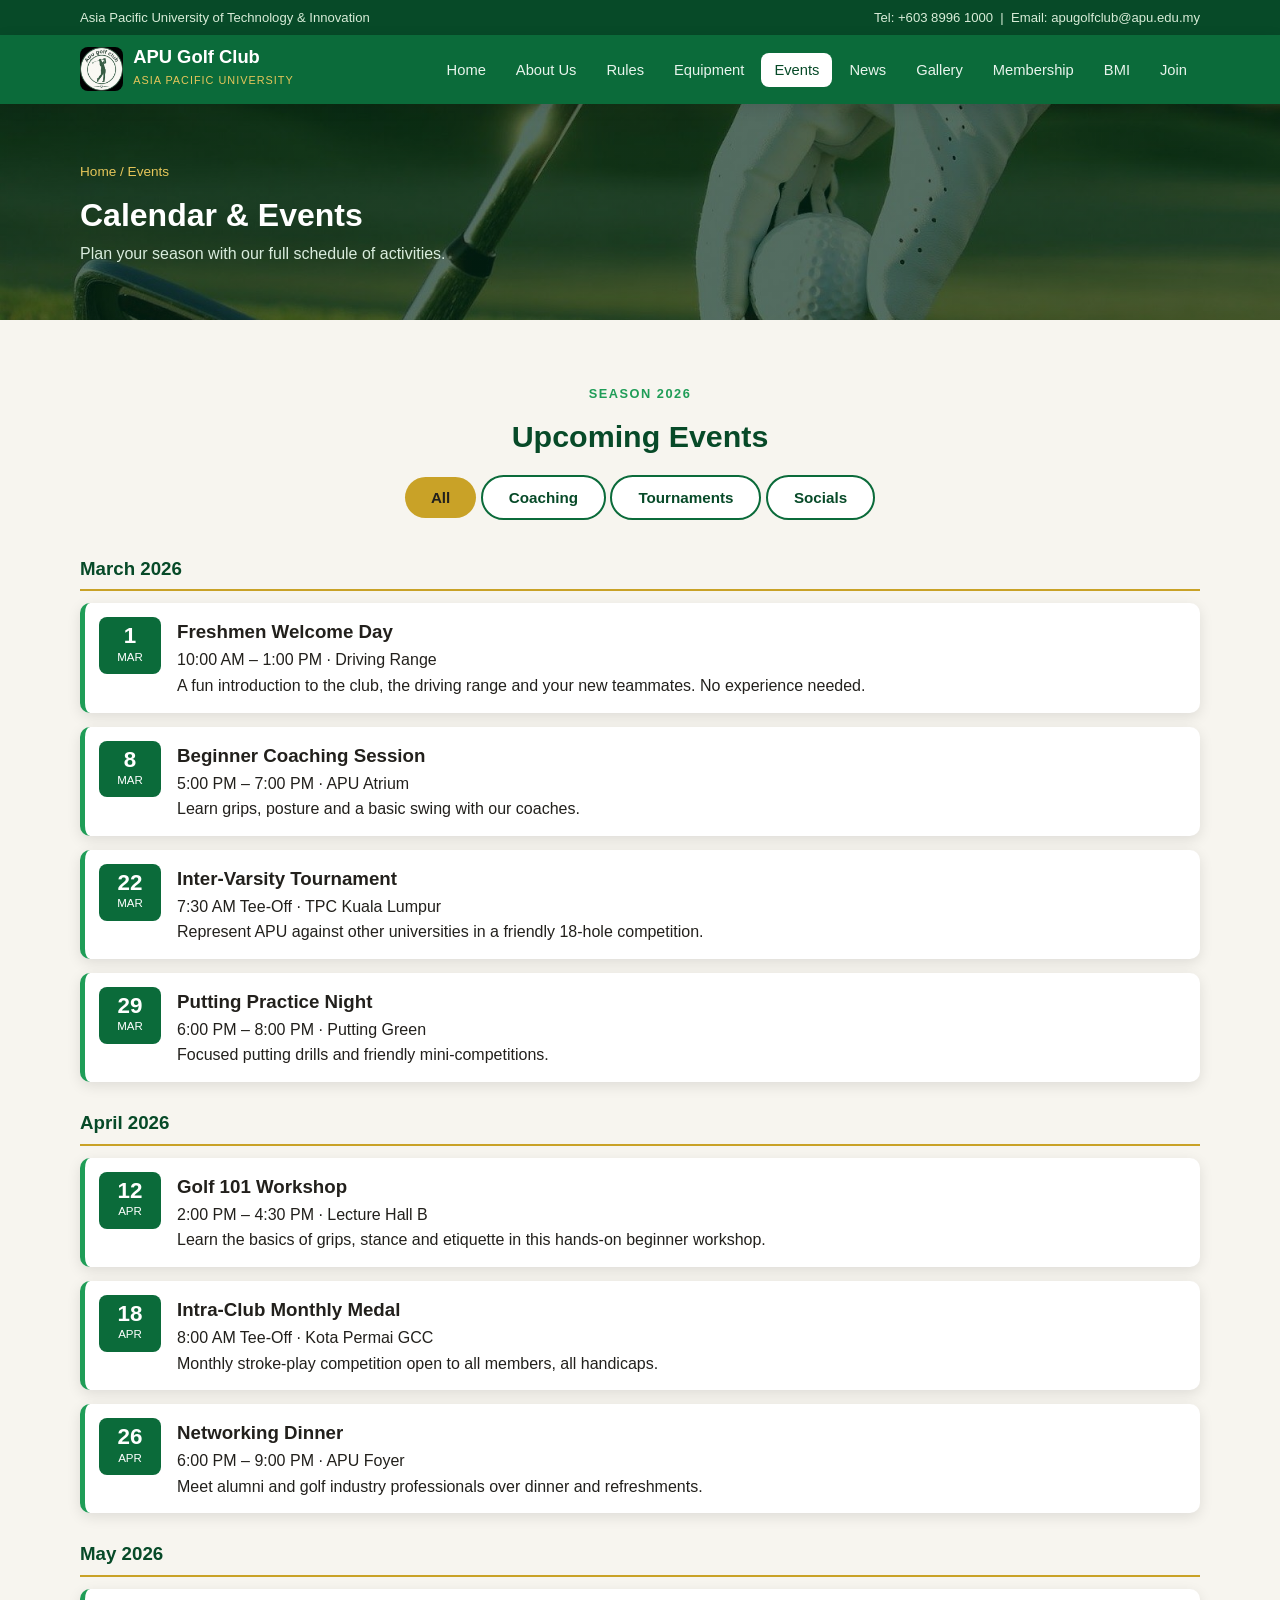
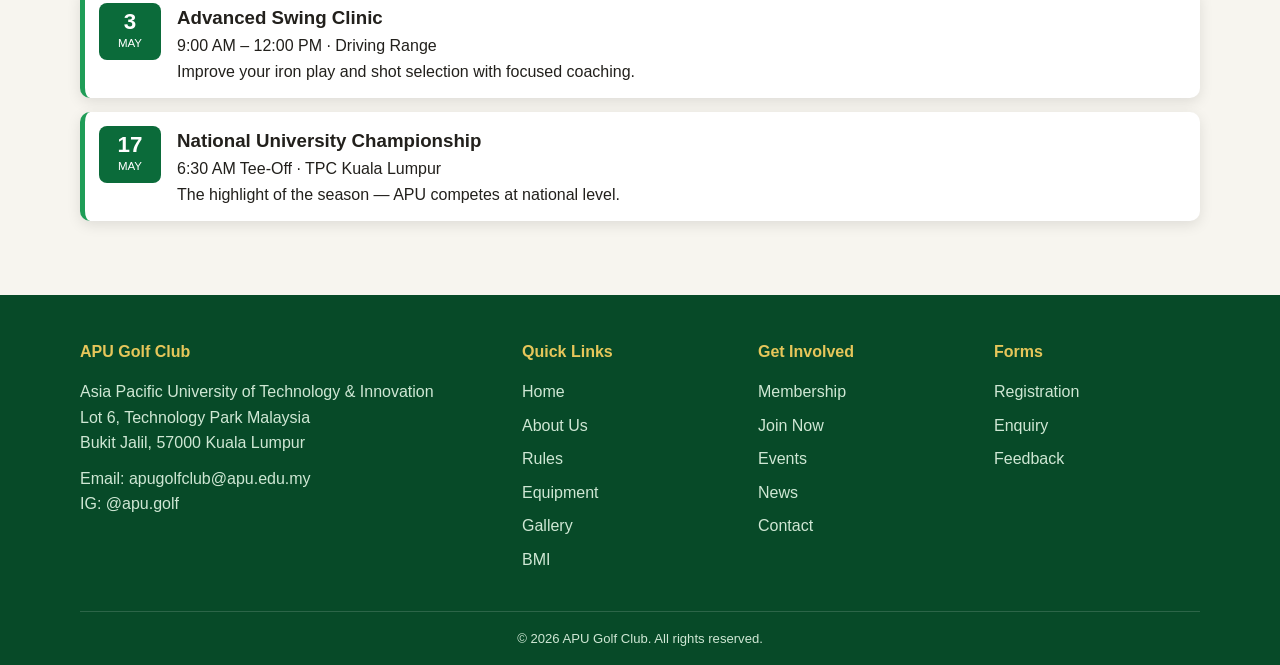
<file: calendar.html>
﻿<!DOCTYPE html>
<html lang="en">
<head>
<meta charset="UTF-8">
<meta name="viewport" content="width=device-width, initial-scale=1.0">
<title>Calendar & Events | APU Golf Club</title>
<meta name="description" content="Events calendar for APU Golf Club - coaching, tournaments, socials and workshops.">
<link rel="stylesheet" href="css/style.css">
<link rel="icon" type="image/png" href="images/GOLFCLUB.png">
</head>
<body>
<div class="topbar"><div class="container"><span>Asia Pacific University of Technology &amp; Innovation</span><span>Tel: +603 8996 1000 &nbsp;|&nbsp; Email: apugolfclub@apu.edu.my</span></div></div>
<header class="site-header"><div class="container navbar">
<a href="index.html" class="brand"><img class="logo" src="images/GOLFCLUB.png" alt="APU Golf Club logo"><span><h1>APU Golf Club</h1><small>Asia Pacific University</small></span></a>
<button class="nav-toggle" type="button" aria-label="Toggle navigation menu" aria-expanded="false" aria-controls="primary-nav">
  <span class="nav-toggle-bar"></span>
  <span class="nav-toggle-bar"></span>
  <span class="nav-toggle-bar"></span>
</button>
<nav aria-label="Main"><ul class="nav-links" id="primary-nav">
<li><a href="index.html">Home</a></li><li><a href="about.html">About Us</a></li><li><a href="rules.html">Rules</a></li><li><a href="equipment.html">Equipment</a></li><li><a href="calendar.html" class="active">Events</a></li><li><a href="news.html">News</a></li><li><a href="gallery.html">Gallery</a></li><li><a href="membership.html">Membership</a></li><li><a href="bmi.html">BMI</a></li><li><a href="register.html">Join</a></li>
</ul></nav></div></header>

<section class="page-banner"><div class="container"><span class="crumb">Home / Events</span><h2>Calendar &amp; Events</h2><p>Plan your season with our full schedule of activities.</p></div></section>

<section class="section"><div class="container">
<div class="section-head"><span class="eyebrow">Season 2026</span><h2 class="section-title">Upcoming Events</h2>
<div style="margin-top:14px;">
<button class="btn btn-gold" onclick="filterEvents('all')">All</button>
<button class="btn btn-light" onclick="filterEvents('coaching')" style="border:2px solid var(--green);">Coaching</button>
<button class="btn btn-light" onclick="filterEvents('tournament')" style="border:2px solid var(--green);">Tournaments</button>
<button class="btn btn-light" onclick="filterEvents('social')" style="border:2px solid var(--green);">Socials</button>
</div>
</div>

<div class="cal-list" id="eventList">
<h3 class="month">March 2026</h3>
<div class="event-item" data-cat="social"><div class="date-badge"><div class="d">1</div><div class="m">Mar</div></div><div><h3>Freshmen Welcome Day</h3><p>10:00 AM &ndash; 1:00 PM &middot; Driving Range</p><p>A fun introduction to the club, the driving range and your new teammates. No experience needed.</p></div></div>
<div class="event-item" data-cat="coaching"><div class="date-badge"><div class="d">8</div><div class="m">Mar</div></div><div><h3>Beginner Coaching Session</h3><p>5:00 PM &ndash; 7:00 PM &middot; APU Atrium</p><p>Learn grips, posture and a basic swing with our coaches.</p></div></div>
<div class="event-item" data-cat="tournament"><div class="date-badge"><div class="d">22</div><div class="m">Mar</div></div><div><h3>Inter-Varsity Tournament</h3><p>7:30 AM Tee-Off &middot; TPC Kuala Lumpur</p><p>Represent APU against other universities in a friendly 18-hole competition.</p></div></div>
<div class="event-item" data-cat="coaching"><div class="date-badge"><div class="d">29</div><div class="m">Mar</div></div><div><h3>Putting Practice Night</h3><p>6:00 PM &ndash; 8:00 PM &middot; Putting Green</p><p>Focused putting drills and friendly mini-competitions.</p></div></div>

<h3 class="month">April 2026</h3>
<div class="event-item" data-cat="social"><div class="date-badge"><div class="d">12</div><div class="m">Apr</div></div><div><h3>Golf 101 Workshop</h3><p>2:00 PM &ndash; 4:30 PM &middot; Lecture Hall B</p><p>Learn the basics of grips, stance and etiquette in this hands-on beginner workshop.</p></div></div>
<div class="event-item" data-cat="tournament"><div class="date-badge"><div class="d">18</div><div class="m">Apr</div></div><div><h3>Intra-Club Monthly Medal</h3><p>8:00 AM Tee-Off &middot; Kota Permai GCC</p><p>Monthly stroke-play competition open to all members, all handicaps.</p></div></div>
<div class="event-item" data-cat="social"><div class="date-badge"><div class="d">26</div><div class="m">Apr</div></div><div><h3>Networking Dinner</h3><p>6:00 PM &ndash; 9:00 PM &middot; APU Foyer</p><p>Meet alumni and golf industry professionals over dinner and refreshments.</p></div></div>

<h3 class="month">May 2026</h3>
<div class="event-item" data-cat="coaching"><div class="date-badge"><div class="d">3</div><div class="m">May</div></div><div><h3>Advanced Swing Clinic</h3><p>9:00 AM &ndash; 12:00 PM &middot; Driving Range</p><p>Improve your iron play and shot selection with focused coaching.</p></div></div>
<div class="event-item" data-cat="tournament"><div class="date-badge"><div class="d">17</div><div class="m">May</div></div><div><h3>National University Championship</h3><p>6:30 AM Tee-Off &middot; TPC Kuala Lumpur</p><p>The highlight of the season &mdash; APU competes at national level.</p></div></div>
</div>
</div></section>

<footer class="site-footer"><div class="container">
<div class="footer-grid">
<div><h4>APU Golf Club</h4><p>Asia Pacific University of Technology &amp; Innovation<br>Lot 6, Technology Park Malaysia<br>Bukit Jalil, 57000 Kuala Lumpur</p><p class="mt-1">Email: apugolfclub@apu.edu.my<br>IG: @apu.golf</p></div>
<div><h4>Quick Links</h4><ul><li><a href="index.html">Home</a></li><li><a href="about.html">About Us</a></li><li><a href="rules.html">Rules</a></li><li><a href="equipment.html">Equipment</a></li><li><a href="gallery.html">Gallery</a></li><li><a href="bmi.html">BMI</a></li></ul></div>
<div><h4>Get Involved</h4><ul><li><a href="membership.html">Membership</a></li><li><a href="register.html">Join Now</a></li><li><a href="calendar.html">Events</a></li><li><a href="news.html">News</a></li><li><a href="contact.html">Contact</a></li></ul></div>
<div><h4>Forms</h4><ul><li><a href="register.html">Registration</a></li><li><a href="enquiry.html">Enquiry</a></li><li><a href="feedback.html">Feedback</a></li></ul></div>
</div><div class="footer-bottom">&copy; 2026 APU Golf Club. All rights reserved.</div>
</div></footer>

<script>
function filterEvents(cat){
  var items = document.querySelectorAll('.event-item');
  items.forEach(function(el){
    if(cat === 'all' || el.getAttribute('data-cat') === cat){
      el.style.display = 'flex';
    } else {
      el.style.display = 'none';
    }
  });
  var months = document.querySelectorAll('.cal-list .month');
  months.forEach(function(m){ m.style.display = 'block'; });
}
</script>
<script src="js/main.js"></script>
</body>
</html>
</file>
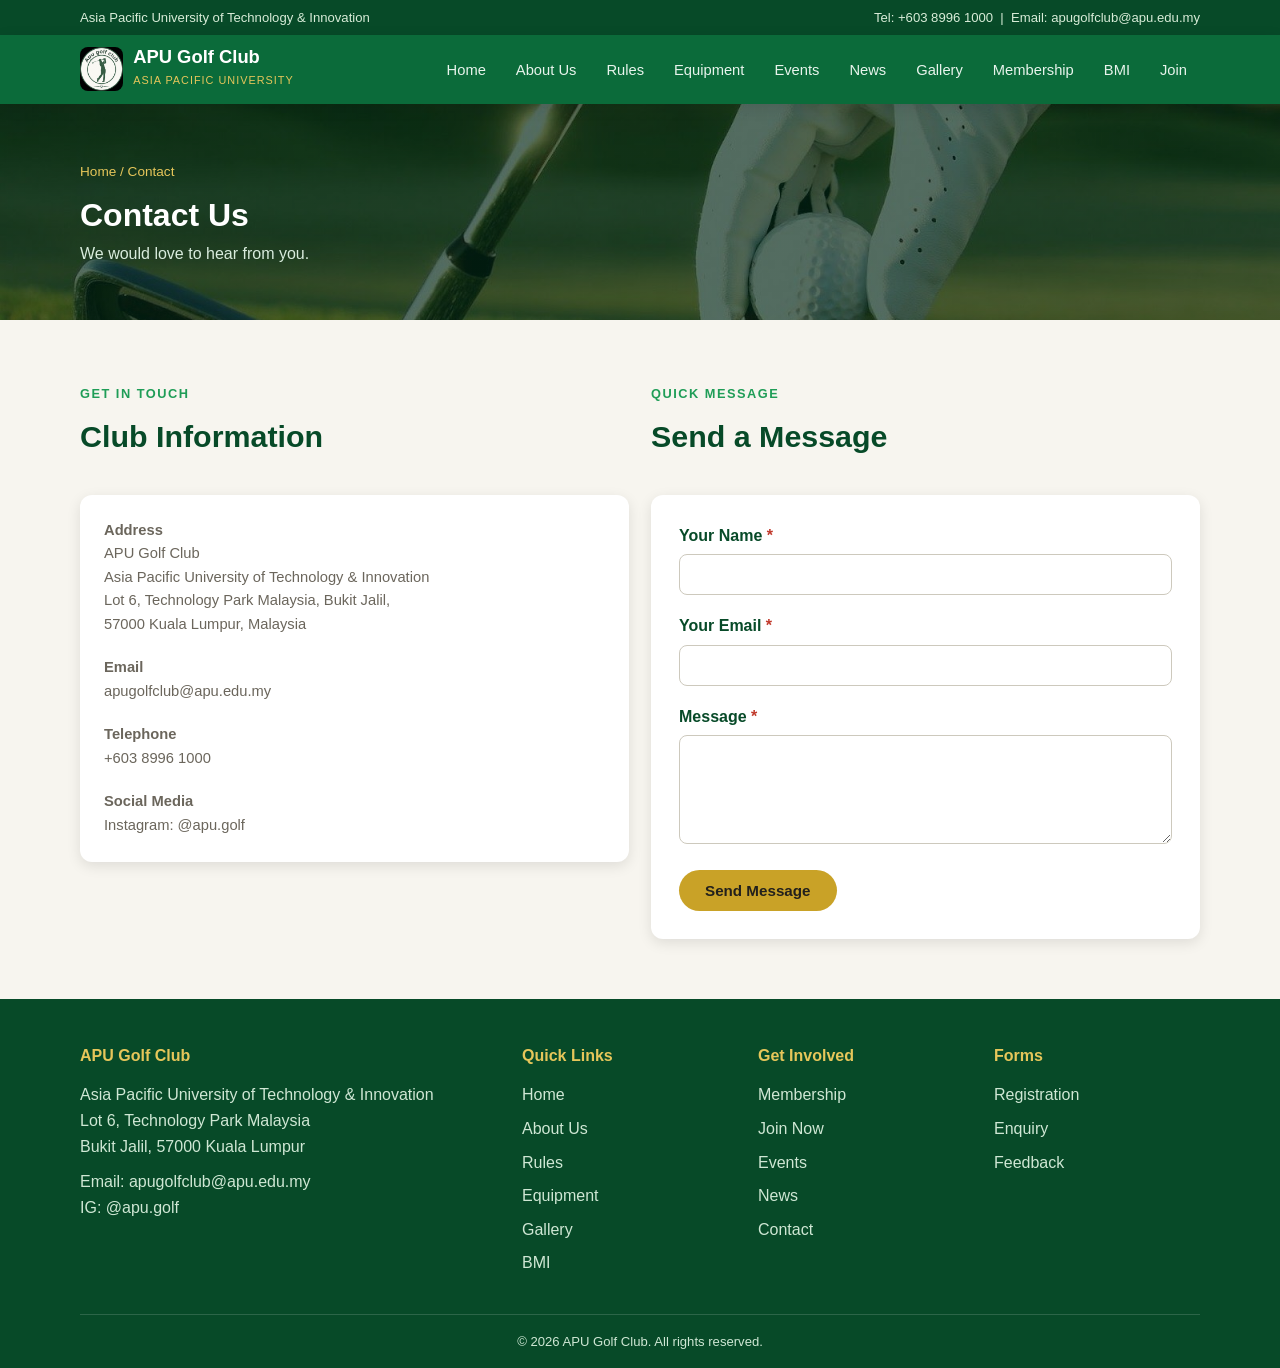
<file: contact.html>
﻿<!DOCTYPE html>
<html lang="en">
<head>
<meta charset="UTF-8">
<meta name="viewport" content="width=device-width, initial-scale=1.0">
<title>Contact | APU Golf Club</title>
<meta name="description" content="Contact the APU Golf Club - address, email, social media and a quick message form.">
<link rel="stylesheet" href="css/style.css">
<link rel="icon" type="image/png" href="images/GOLFCLUB.png">
</head>
<body>
<div class="topbar"><div class="container"><span>Asia Pacific University of Technology &amp; Innovation</span><span>Tel: +603 8996 1000 &nbsp;|&nbsp; Email: apugolfclub@apu.edu.my</span></div></div>
<header class="site-header"><div class="container navbar">
<a href="index.html" class="brand"><img class="logo" src="images/GOLFCLUB.png" alt="APU Golf Club logo"><span><h1>APU Golf Club</h1><small>Asia Pacific University</small></span></a>
<button class="nav-toggle" type="button" aria-label="Toggle navigation menu" aria-expanded="false" aria-controls="primary-nav">
  <span class="nav-toggle-bar"></span>
  <span class="nav-toggle-bar"></span>
  <span class="nav-toggle-bar"></span>
</button>
<nav aria-label="Main"><ul class="nav-links" id="primary-nav">
<li><a href="index.html">Home</a></li><li><a href="about.html">About Us</a></li><li><a href="rules.html">Rules</a></li><li><a href="equipment.html">Equipment</a></li><li><a href="calendar.html">Events</a></li><li><a href="news.html">News</a></li><li><a href="gallery.html">Gallery</a></li><li><a href="membership.html">Membership</a></li><li><a href="bmi.html">BMI</a></li><li><a href="register.html">Join</a></li>
</ul></nav></div></header>

<section class="page-banner"><div class="container"><span class="crumb">Home / Contact</span><h2>Contact Us</h2><p>We would love to hear from you.</p></div></section>

<section class="section"><div class="container">
<div class="grid grid-2" style="align-items:start;">
<div>
<div class="section-head" style="text-align:left;"><span class="eyebrow">Get in touch</span><h2 class="section-title">Club Information</h2></div>
<div class="card" style="padding:24px;">
<p><strong>Address</strong><br>APU Golf Club<br>Asia Pacific University of Technology &amp; Innovation<br>Lot 6, Technology Park Malaysia, Bukit Jalil,<br>57000 Kuala Lumpur, Malaysia</p>
<p class="mt-2"><strong>Email</strong><br>apugolfclub@apu.edu.my</p>
<p class="mt-2"><strong>Telephone</strong><br>+603 8996 1000</p>
<p class="mt-2"><strong>Social Media</strong><br>Instagram: @apu.golf</p>
</div>
</div>
<div>
<div class="section-head" style="text-align:left;"><span class="eyebrow">Quick message</span><h2 class="section-title">Send a Message</h2></div>
<form class="card" onsubmit="return sendMessage(event)">
<div class="form-group"><label>Your Name <span class="req">*</span></label><input type="text" id="msgName" required></div>
<div class="form-group"><label>Your Email <span class="req">*</span></label><input type="email" id="msgEmail" required></div>
<div class="form-group"><label>Message <span class="req">*</span></label><textarea id="msgBody" rows="5" required></textarea></div>
<button type="submit" class="btn btn-gold">Send Message</button>
<div class="form-msg" id="msgResult"></div>
</form>
</div>
</div>
</div></section>

<footer class="site-footer"><div class="container">
<div class="footer-grid">
<div><h4>APU Golf Club</h4><p>Asia Pacific University of Technology &amp; Innovation<br>Lot 6, Technology Park Malaysia<br>Bukit Jalil, 57000 Kuala Lumpur</p><p class="mt-1">Email: apugolfclub@apu.edu.my<br>IG: @apu.golf</p></div>
<div><h4>Quick Links</h4><ul><li><a href="index.html">Home</a></li><li><a href="about.html">About Us</a></li><li><a href="rules.html">Rules</a></li><li><a href="equipment.html">Equipment</a></li><li><a href="gallery.html">Gallery</a></li><li><a href="bmi.html">BMI</a></li></ul></div>
<div><h4>Get Involved</h4><ul><li><a href="membership.html">Membership</a></li><li><a href="register.html">Join Now</a></li><li><a href="calendar.html">Events</a></li><li><a href="news.html">News</a></li><li><a href="contact.html">Contact</a></li></ul></div>
<div><h4>Forms</h4><ul><li><a href="register.html">Registration</a></li><li><a href="enquiry.html">Enquiry</a></li><li><a href="feedback.html">Feedback</a></li></ul></div>
</div><div class="footer-bottom">&copy; 2026 APU Golf Club. All rights reserved.</div>
</div></footer>

<script>
function sendMessage(e){
  e.preventDefault();
  var name=document.getElementById('msgName').value.trim();
  var email=document.getElementById('msgEmail').value.trim();
  var body=document.getElementById('msgBody').value.trim();
  var res=document.getElementById('msgResult');
  if(!name||!email||!body){ res.className='form-msg err'; res.textContent='Please fill in all fields.'; return false; }
  res.className='form-msg ok'; res.textContent='Thank you, '+name+'! Your message has been noted and we will reply to '+email+' within 2 working days.';
  return false;
}
</script>
<script src="js/main.js"></script>
</body>
</html>
</file>
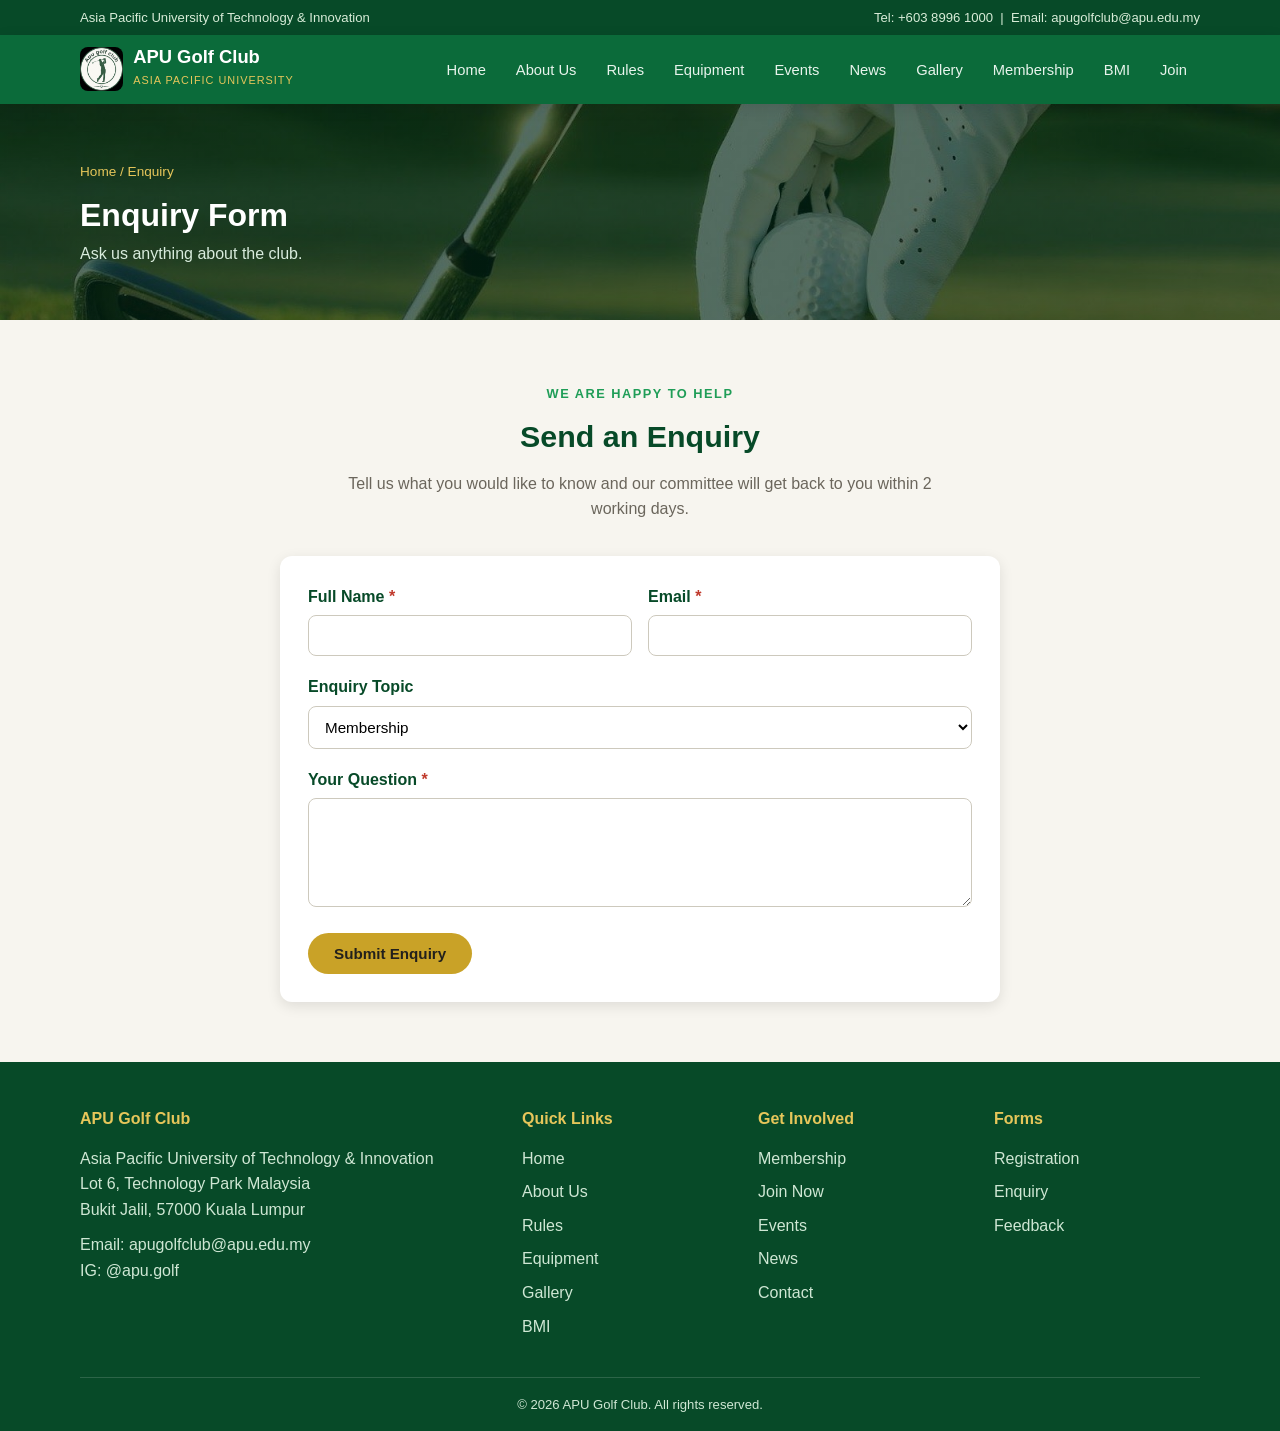
<file: enquiry.html>
﻿<!DOCTYPE html>
<html lang="en">
<head>
<meta charset="UTF-8">
<meta name="viewport" content="width=device-width, initial-scale=1.0">
<title>Enquiry | APU Golf Club</title>
<meta name="description" content="Enquiry form to ask questions about the APU Golf Club.">
<link rel="stylesheet" href="css/style.css">
<link rel="icon" type="image/png" href="images/GOLFCLUB.png">
</head>
<body>
<div class="topbar"><div class="container"><span>Asia Pacific University of Technology &amp; Innovation</span><span>Tel: +603 8996 1000 &nbsp;|&nbsp; Email: apugolfclub@apu.edu.my</span></div></div>
<header class="site-header"><div class="container navbar">
<a href="index.html" class="brand"><img class="logo" src="images/GOLFCLUB.png" alt="APU Golf Club logo"><span><h1>APU Golf Club</h1><small>Asia Pacific University</small></span></a>
<button class="nav-toggle" type="button" aria-label="Toggle navigation menu" aria-expanded="false" aria-controls="primary-nav">
  <span class="nav-toggle-bar"></span>
  <span class="nav-toggle-bar"></span>
  <span class="nav-toggle-bar"></span>
</button>
<nav aria-label="Main"><ul class="nav-links" id="primary-nav">
<li><a href="index.html">Home</a></li><li><a href="about.html">About Us</a></li><li><a href="rules.html">Rules</a></li><li><a href="equipment.html">Equipment</a></li><li><a href="calendar.html">Events</a></li><li><a href="news.html">News</a></li><li><a href="gallery.html">Gallery</a></li><li><a href="membership.html">Membership</a></li><li><a href="bmi.html">BMI</a></li><li><a href="register.html">Join</a></li>
</ul></nav></div></header>

<section class="page-banner"><div class="container"><span class="crumb">Home / Enquiry</span><h2>Enquiry Form</h2><p>Ask us anything about the club.</p></div></section>

<section class="section"><div class="container">
<div class="section-head"><span class="eyebrow">We are happy to help</span><h2 class="section-title">Send an Enquiry</h2><p class="section-sub">Tell us what you would like to know and our committee will get back to you within 2 working days.</p></div>
<form class="card" style="max-width:720px; margin:0 auto;" onsubmit="return submitEnquiry(event)">
<div class="form-row"><div class="form-group"><label>Full Name <span class="req">*</span></label><input type="text" id="eName" required></div>
<div class="form-group"><label>Email <span class="req">*</span></label><input type="email" id="eEmail" required></div></div>
<div class="form-group"><label>Enquiry Topic</label><select id="eTopic"><option>Membership</option><option>Coaching</option><option>Events &amp; Tournaments</option><option>Equipment &amp; Rentals</option><option>Other</option></select></div>
<div class="form-group"><label>Your Question <span class="req">*</span></label><textarea id="eBody" rows="5" required></textarea></div>
<button type="submit" class="btn btn-gold">Submit Enquiry</button>
<div class="form-msg" id="enqResult"></div>
</form>
</div></section>

<footer class="site-footer"><div class="container">
<div class="footer-grid">
<div><h4>APU Golf Club</h4><p>Asia Pacific University of Technology &amp; Innovation<br>Lot 6, Technology Park Malaysia<br>Bukit Jalil, 57000 Kuala Lumpur</p><p class="mt-1">Email: apugolfclub@apu.edu.my<br>IG: @apu.golf</p></div>
<div><h4>Quick Links</h4><ul><li><a href="index.html">Home</a></li><li><a href="about.html">About Us</a></li><li><a href="rules.html">Rules</a></li><li><a href="equipment.html">Equipment</a></li><li><a href="gallery.html">Gallery</a></li><li><a href="bmi.html">BMI</a></li></ul></div>
<div><h4>Get Involved</h4><ul><li><a href="membership.html">Membership</a></li><li><a href="register.html">Join Now</a></li><li><a href="calendar.html">Events</a></li><li><a href="news.html">News</a></li><li><a href="contact.html">Contact</a></li></ul></div>
<div><h4>Forms</h4><ul><li><a href="register.html">Registration</a></li><li><a href="enquiry.html">Enquiry</a></li><li><a href="feedback.html">Feedback</a></li></ul></div>
</div><div class="footer-bottom">&copy; 2026 APU Golf Club. All rights reserved.</div>
</div></footer>

<script>
function submitEnquiry(e){
  e.preventDefault();
  var name=document.getElementById('eName').value.trim();
  var email=document.getElementById('eEmail').value.trim();
  var body=document.getElementById('eBody').value.trim();
  var topic=document.getElementById('eTopic').value;
  var res=document.getElementById('enqResult');
  if(!name||!email||!body){ res.className='form-msg err'; res.textContent='Please fill in all required fields.'; return false; }
  res.className='form-msg ok';
  res.textContent='Thank you, '+name+'! Your '+topic.toLowerCase()+' enquiry has been sent. We will reply to '+email+' within 2 working days.';
  return false;
}
</script>
<script src="js/main.js"></script>
</body>
</html>
</file>
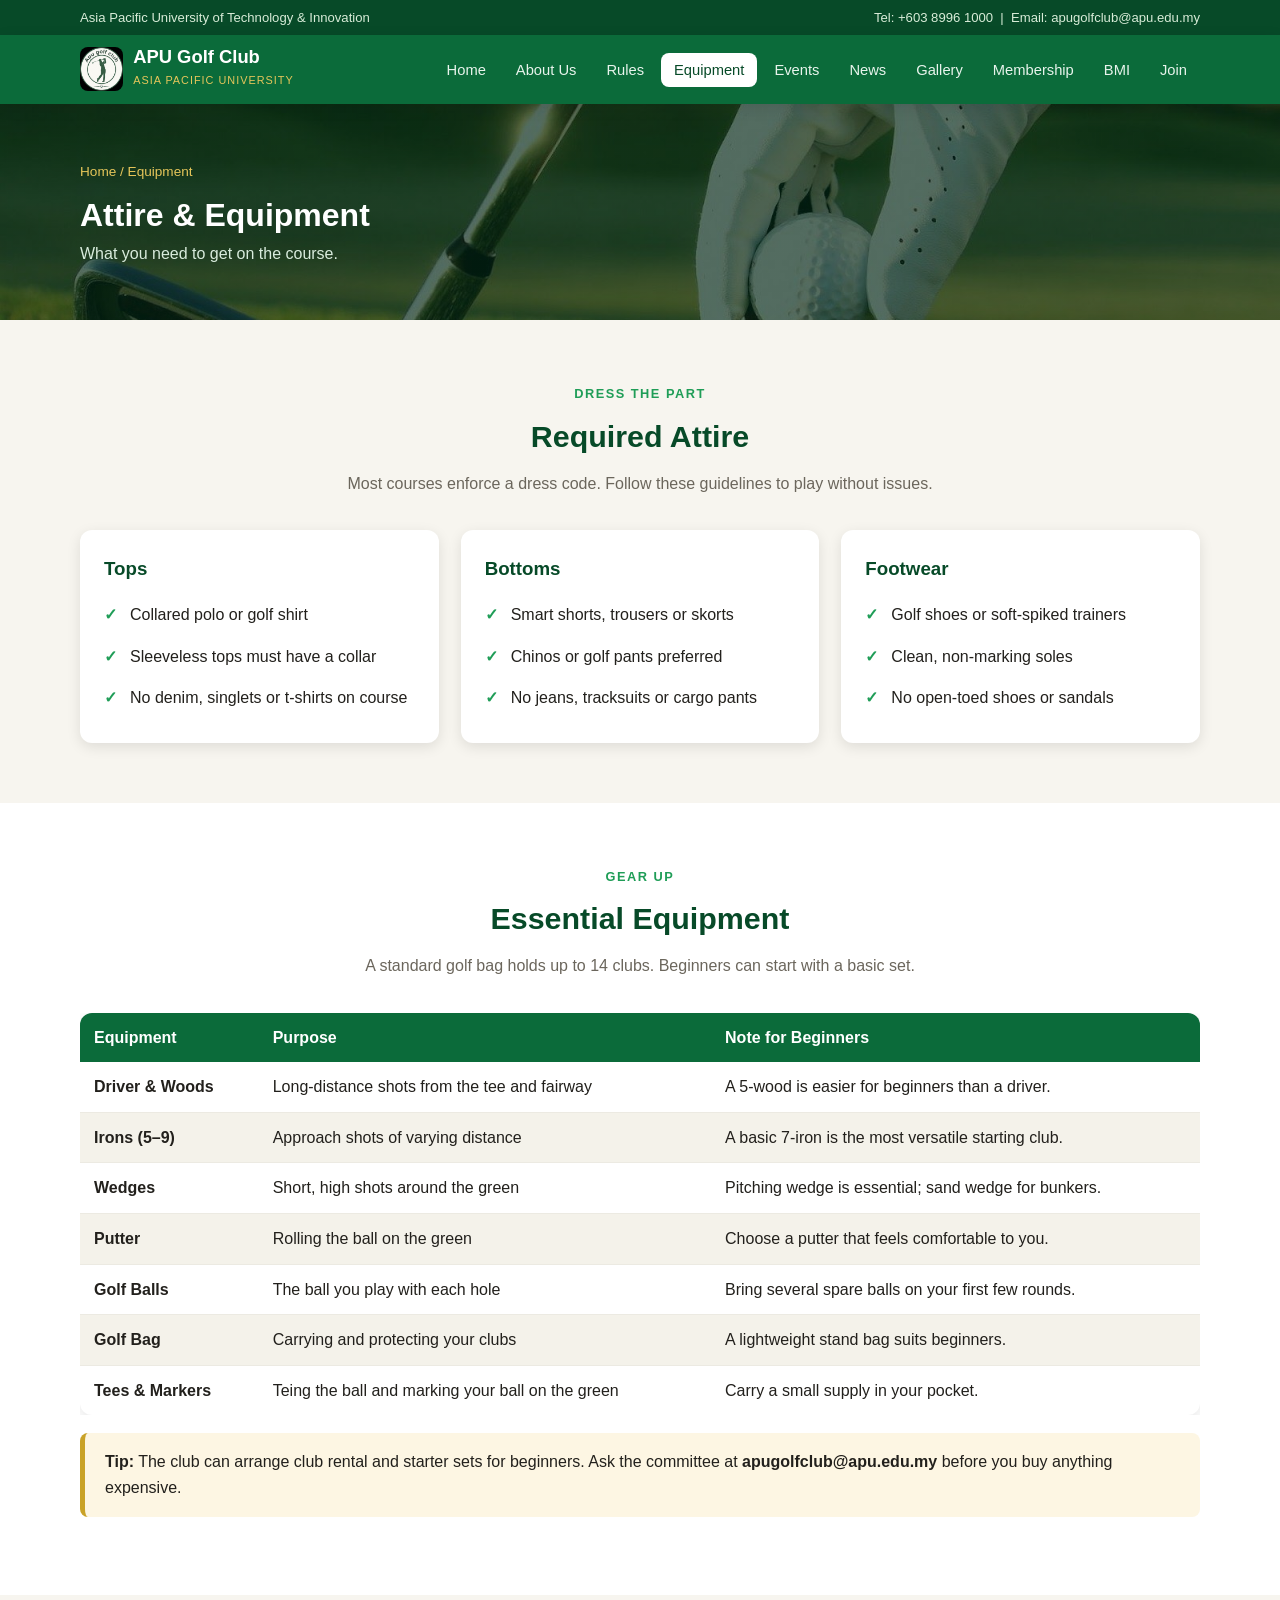
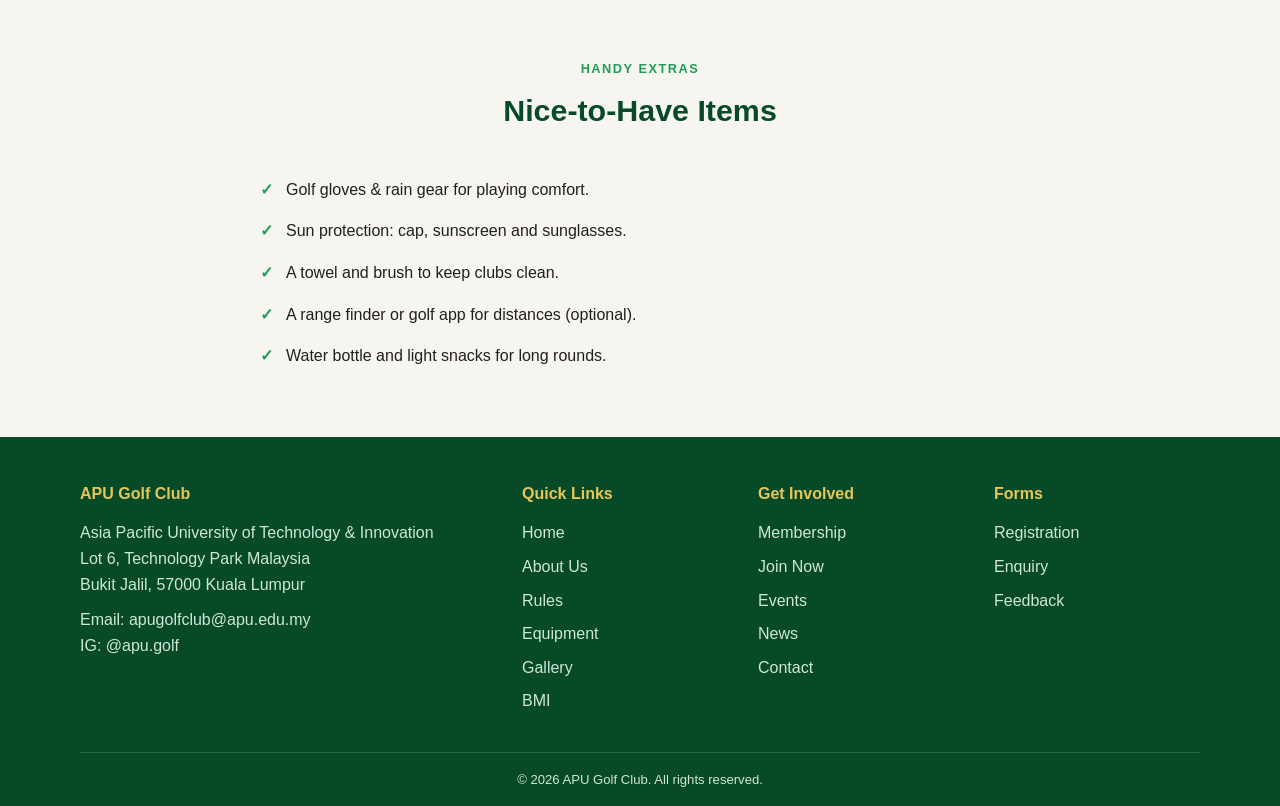
<file: equipment.html>
﻿<!DOCTYPE html>
<html lang="en">
<head>
<meta charset="UTF-8">
<meta name="viewport" content="width=device-width, initial-scale=1.0">
<title>Equipment & Attire | APU Golf Club</title>
<meta name="description" content="Required attire and equipment for golf at APU Golf Club.">
<link rel="stylesheet" href="css/style.css">
<link rel="icon" type="image/png" href="images/GOLFCLUB.png">
</head>
<body>
<div class="topbar"><div class="container"><span>Asia Pacific University of Technology &amp; Innovation</span><span>Tel: +603 8996 1000 &nbsp;|&nbsp; Email: apugolfclub@apu.edu.my</span></div></div>
<header class="site-header"><div class="container navbar">
<a href="index.html" class="brand"><img class="logo" src="images/GOLFCLUB.png" alt="APU Golf Club logo"><span><h1>APU Golf Club</h1><small>Asia Pacific University</small></span></a>
<button class="nav-toggle" type="button" aria-label="Toggle navigation menu" aria-expanded="false" aria-controls="primary-nav">
  <span class="nav-toggle-bar"></span>
  <span class="nav-toggle-bar"></span>
  <span class="nav-toggle-bar"></span>
</button>
<nav aria-label="Main"><ul class="nav-links" id="primary-nav">
<li><a href="index.html">Home</a></li><li><a href="about.html">About Us</a></li><li><a href="rules.html">Rules</a></li><li><a href="equipment.html" class="active">Equipment</a></li><li><a href="calendar.html">Events</a></li><li><a href="news.html">News</a></li><li><a href="gallery.html">Gallery</a></li><li><a href="membership.html">Membership</a></li><li><a href="bmi.html">BMI</a></li><li><a href="register.html">Join</a></li>
</ul></nav></div></header>

<section class="page-banner"><div class="container"><span class="crumb">Home / Equipment</span><h2>Attire &amp; Equipment</h2><p>What you need to get on the course.</p></div></section>

<section class="section"><div class="container">
<div class="section-head"><span class="eyebrow">Dress the part</span><h2 class="section-title">Required Attire</h2><p class="section-sub">Most courses enforce a dress code. Follow these guidelines to play without issues.</p></div>
<div class="grid grid-3">
<div class="card" style="padding:24px;"><h3>Tops</h3><ul class="info-list mt-1"><li>Collared polo or golf shirt</li><li>Sleeveless tops must have a collar</li><li>No denim, singlets or t-shirts on course</li></ul></div>
<div class="card" style="padding:24px;"><h3>Bottoms</h3><ul class="info-list mt-1"><li>Smart shorts, trousers or skorts</li><li>Chinos or golf pants preferred</li><li>No jeans, tracksuits or cargo pants</li></ul></div>
<div class="card" style="padding:24px;"><h3>Footwear</h3><ul class="info-list mt-1"><li>Golf shoes or soft-spiked trainers</li><li>Clean, non-marking soles</li><li>No open-toed shoes or sandals</li></ul></div>
</div>
</div></section>

<section class="section alt"><div class="container">
<div class="section-head"><span class="eyebrow">Gear up</span><h2 class="section-title">Essential Equipment</h2><p class="section-sub">A standard golf bag holds up to 14 clubs. Beginners can start with a basic set.</p></div>
<div class="table-wrap"><table class="data">
<thead><tr><th>Equipment</th><th>Purpose</th><th>Note for Beginners</th></tr></thead>
<tbody>
<tr><td><strong>Driver &amp; Woods</strong></td><td>Long-distance shots from the tee and fairway</td><td>A 5-wood is easier for beginners than a driver.</td></tr>
<tr><td><strong>Irons (5–9)</strong></td><td>Approach shots of varying distance</td><td>A basic 7-iron is the most versatile starting club.</td></tr>
<tr><td><strong>Wedges</strong></td><td>Short, high shots around the green</td><td>Pitching wedge is essential; sand wedge for bunkers.</td></tr>
<tr><td><strong>Putter</strong></td><td>Rolling the ball on the green</td><td>Choose a putter that feels comfortable to you.</td></tr>
<tr><td><strong>Golf Balls</strong></td><td>The ball you play with each hole</td><td>Bring several spare balls on your first few rounds.</td></tr>
<tr><td><strong>Golf Bag</strong></td><td>Carrying and protecting your clubs</td><td>A lightweight stand bag suits beginners.</td></tr>
<tr><td><strong>Tees &amp; Markers</strong></td><td>Teing the ball and marking your ball on the green</td><td>Carry a small supply in your pocket.</td></tr>
</tbody></table></div>
<div class="callout"><strong>Tip:</strong> The club can arrange club rental and starter sets for beginners. Ask the committee at <strong>apugolfclub@apu.edu.my</strong> before you buy anything expensive.</div>
</div></section>

<section class="section"><div class="container">
<div class="section-head"><span class="eyebrow">Handy extras</span><h2 class="section-title">Nice-to-Have Items</h2></div>
<ul class="info-list" style="max-width:760px; margin:0 auto;">
<li>Golf gloves &amp; rain gear for playing comfort.</li>
<li>Sun protection: cap, sunscreen and sunglasses.</li>
<li>A towel and brush to keep clubs clean.</li>
<li>A range finder or golf app for distances (optional).</li>
<li>Water bottle and light snacks for long rounds.</li>
</ul>
</div></section>

<footer class="site-footer"><div class="container">
<div class="footer-grid">
<div><h4>APU Golf Club</h4><p>Asia Pacific University of Technology &amp; Innovation<br>Lot 6, Technology Park Malaysia<br>Bukit Jalil, 57000 Kuala Lumpur</p><p class="mt-1">Email: apugolfclub@apu.edu.my<br>IG: @apu.golf</p></div>
<div><h4>Quick Links</h4><ul><li><a href="index.html">Home</a></li><li><a href="about.html">About Us</a></li><li><a href="rules.html">Rules</a></li><li><a href="equipment.html">Equipment</a></li><li><a href="gallery.html">Gallery</a></li><li><a href="bmi.html">BMI</a></li></ul></div>
<div><h4>Get Involved</h4><ul><li><a href="membership.html">Membership</a></li><li><a href="register.html">Join Now</a></li><li><a href="calendar.html">Events</a></li><li><a href="news.html">News</a></li><li><a href="contact.html">Contact</a></li></ul></div>
<div><h4>Forms</h4><ul><li><a href="register.html">Registration</a></li><li><a href="enquiry.html">Enquiry</a></li><li><a href="feedback.html">Feedback</a></li></ul></div>
</div><div class="footer-bottom">&copy; 2026 APU Golf Club. All rights reserved.</div>
</div></footer>

<script src="js/main.js"></script>
</body>
</html>
</file>
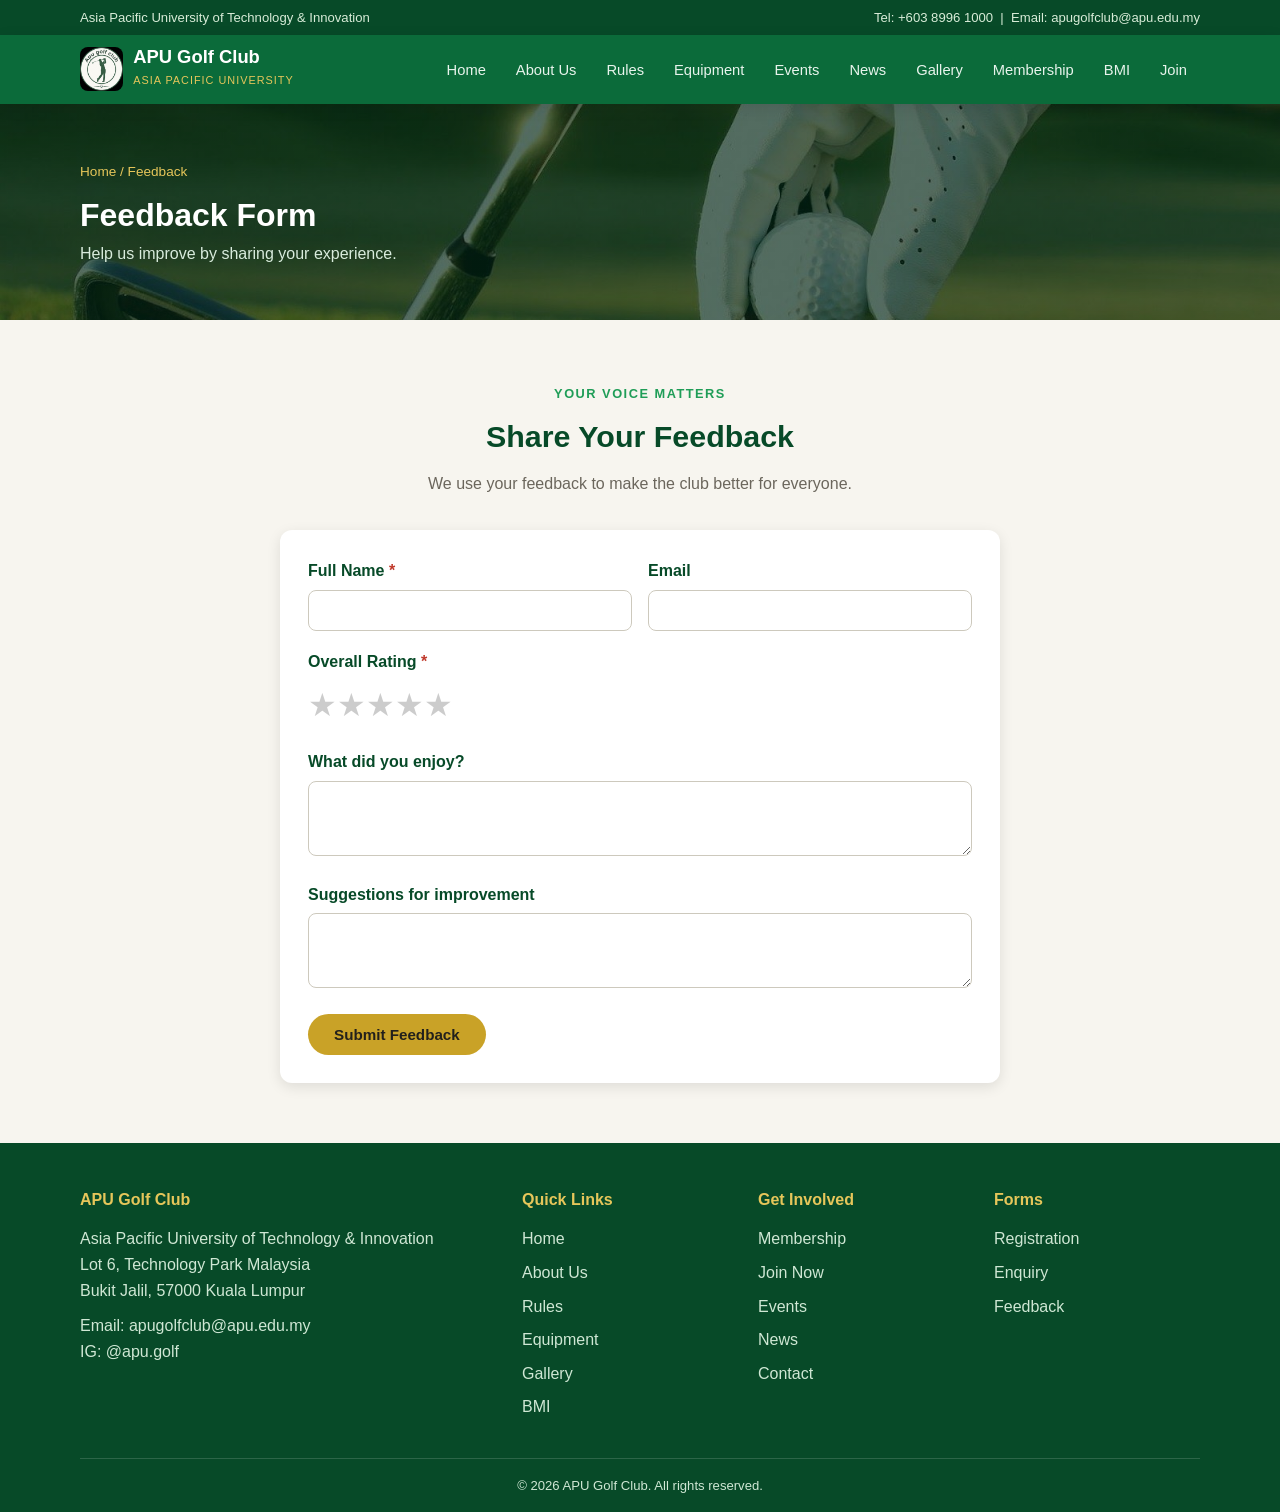
<file: feedback.html>
﻿<!DOCTYPE html>
<html lang="en">
<head>
<meta charset="UTF-8">
<meta name="viewport" content="width=device-width, initial-scale=1.0">
<title>Feedback | APU Golf Club</title>
<meta name="description" content="Feedback form to share your experience with the APU Golf Club.">
<link rel="stylesheet" href="css/style.css">
<link rel="icon" type="image/png" href="images/GOLFCLUB.png">
<style>
.stars { font-size: 2rem; cursor: pointer; user-select: none; }
.stars span { color: #ccc; transition: color .2s; }
.stars span.on { color: var(--gold); }
</style>
</head>
<body>
<div class="topbar"><div class="container"><span>Asia Pacific University of Technology &amp; Innovation</span><span>Tel: +603 8996 1000 &nbsp;|&nbsp; Email: apugolfclub@apu.edu.my</span></div></div>
<header class="site-header"><div class="container navbar">
<a href="index.html" class="brand"><img class="logo" src="images/GOLFCLUB.png" alt="APU Golf Club logo"><span><h1>APU Golf Club</h1><small>Asia Pacific University</small></span></a>
<button class="nav-toggle" type="button" aria-label="Toggle navigation menu" aria-expanded="false" aria-controls="primary-nav">
  <span class="nav-toggle-bar"></span>
  <span class="nav-toggle-bar"></span>
  <span class="nav-toggle-bar"></span>
</button>
<nav aria-label="Main"><ul class="nav-links" id="primary-nav">
<li><a href="index.html">Home</a></li><li><a href="about.html">About Us</a></li><li><a href="rules.html">Rules</a></li><li><a href="equipment.html">Equipment</a></li><li><a href="calendar.html">Events</a></li><li><a href="news.html">News</a></li><li><a href="gallery.html">Gallery</a></li><li><a href="membership.html">Membership</a></li><li><a href="bmi.html">BMI</a></li><li><a href="register.html">Join</a></li>
</ul></nav></div></header>

<section class="page-banner"><div class="container"><span class="crumb">Home / Feedback</span><h2>Feedback Form</h2><p>Help us improve by sharing your experience.</p></div></section>

<section class="section"><div class="container">
<div class="section-head"><span class="eyebrow">Your voice matters</span><h2 class="section-title">Share Your Feedback</h2><p class="section-sub">We use your feedback to make the club better for everyone.</p></div>
<form class="card" style="max-width:720px; margin:0 auto;" onsubmit="return submitFeedback(event)">
<div class="form-row"><div class="form-group"><label>Full Name <span class="req">*</span></label><input type="text" id="fName" required></div>
<div class="form-group"><label>Email</label><input type="email" id="fEmail"></div></div>
<div class="form-group"><label>Overall Rating <span class="req">*</span></label>
<div class="stars" id="stars"><span data-v="1">&#9733;</span><span data-v="2">&#9733;</span><span data-v="3">&#9733;</span><span data-v="4">&#9733;</span><span data-v="5">&#9733;</span></div>
<input type="hidden" id="rating" value="0"></div>
<div class="form-group"><label>What did you enjoy? </label><textarea id="fGood" rows="3"></textarea></div>
<div class="form-group"><label>Suggestions for improvement</label><textarea id="fBad" rows="3"></textarea></div>
<button type="submit" class="btn btn-gold">Submit Feedback</button>
<div class="form-msg" id="fbResult"></div>
</form>
</div></section>

<footer class="site-footer"><div class="container">
<div class="footer-grid">
<div><h4>APU Golf Club</h4><p>Asia Pacific University of Technology &amp; Innovation<br>Lot 6, Technology Park Malaysia<br>Bukit Jalil, 57000 Kuala Lumpur</p><p class="mt-1">Email: apugolfclub@apu.edu.my<br>IG: @apu.golf</p></div>
<div><h4>Quick Links</h4><ul><li><a href="index.html">Home</a></li><li><a href="about.html">About Us</a></li><li><a href="rules.html">Rules</a></li><li><a href="equipment.html">Equipment</a></li><li><a href="gallery.html">Gallery</a></li><li><a href="bmi.html">BMI</a></li></ul></div>
<div><h4>Get Involved</h4><ul><li><a href="membership.html">Membership</a></li><li><a href="register.html">Join Now</a></li><li><a href="calendar.html">Events</a></li><li><a href="news.html">News</a></li><li><a href="contact.html">Contact</a></li></ul></div>
<div><h4>Forms</h4><ul><li><a href="register.html">Registration</a></li><li><a href="enquiry.html">Enquiry</a></li><li><a href="feedback.html">Feedback</a></li></ul></div>
</div><div class="footer-bottom">&copy; 2026 APU Golf Club. All rights reserved.</div>
</div></footer>

<script>
(function(){
  var starSpans=document.querySelectorAll('#stars span');
  var rating=document.getElementById('rating');
  starSpans.forEach(function(s){
    s.addEventListener('click',function(){
      rating.value=s.getAttribute('data-v');
      starSpans.forEach(function(x){ x.classList.toggle('on', parseInt(x.getAttribute('data-v'))<=parseInt(rating.value)); });
    });
  });
})();
function submitFeedback(e){
  e.preventDefault();
  var name=document.getElementById('fName').value.trim();
  var val=document.getElementById('rating').value;
  var res=document.getElementById('fbResult');
  if(!name){ res.className='form-msg err'; res.textContent='Please enter your name.'; return false; }
  if(!val || val==='0'){ res.className='form-msg err'; res.textContent='Please select a star rating.'; return false; }
  res.className='form-msg ok';
  res.textContent='Thank you, '+name+'! We appreciate your '+val+'/5 rating and feedback.';
  return false;
}
</script>
<script src="js/main.js"></script>
</body>
</html>
</file>
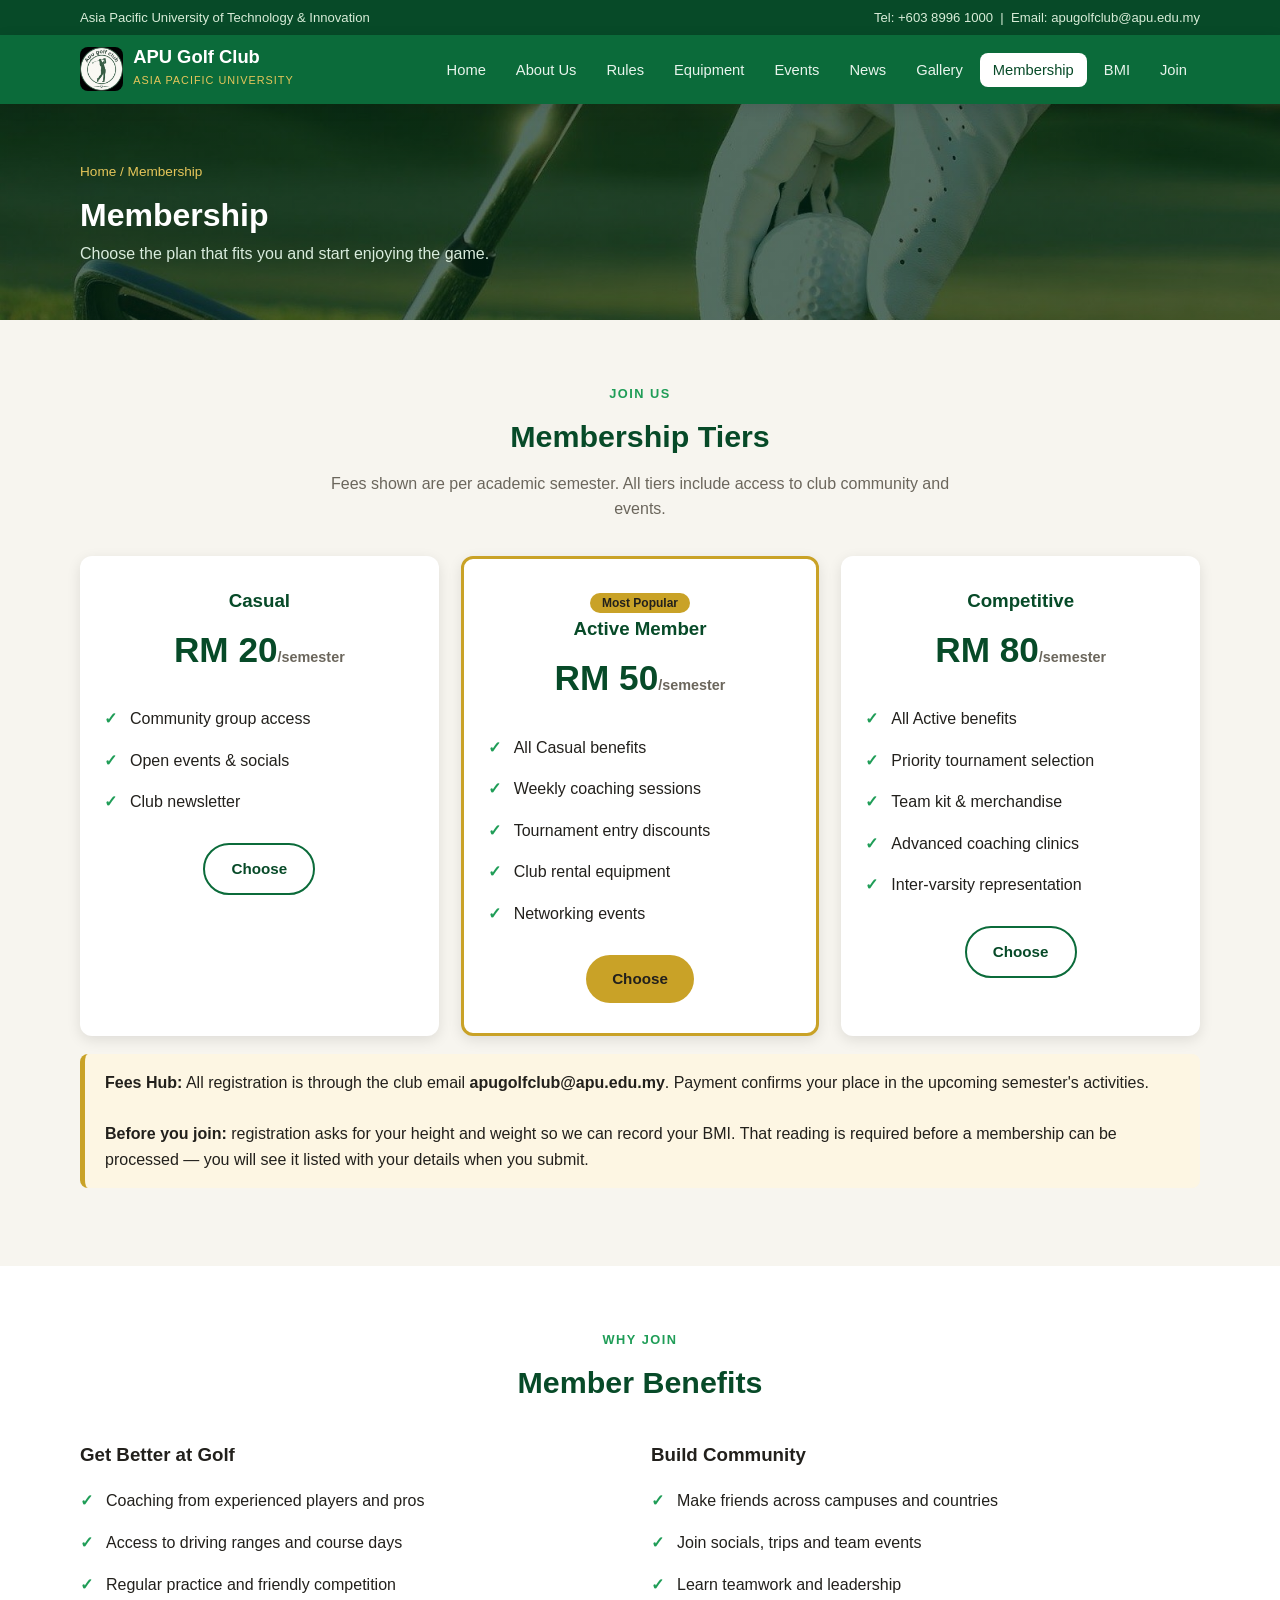
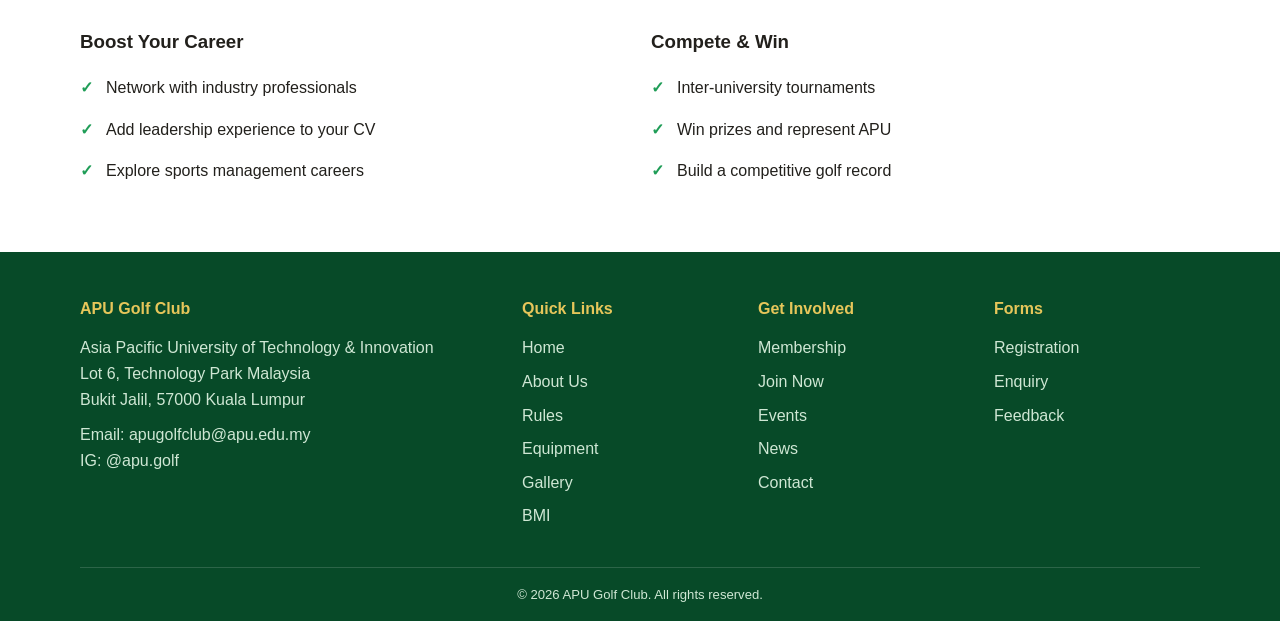
<file: membership.html>
﻿<!DOCTYPE html>
<html lang="en">
<head>
<meta charset="UTF-8">
<meta name="viewport" content="width=device-width, initial-scale=1.0">
<title>Membership | APU Golf Club</title>
<meta name="description" content="Membership options and benefits for joining the APU Golf Club.">
<link rel="stylesheet" href="css/style.css">
<link rel="icon" type="image/png" href="images/GOLFCLUB.png">
</head>
<body>
<div class="topbar"><div class="container"><span>Asia Pacific University of Technology &amp; Innovation</span><span>Tel: +603 8996 1000 &nbsp;|&nbsp; Email: apugolfclub@apu.edu.my</span></div></div>
<header class="site-header"><div class="container navbar">
<a href="index.html" class="brand"><img class="logo" src="images/GOLFCLUB.png" alt="APU Golf Club logo"><span><h1>APU Golf Club</h1><small>Asia Pacific University</small></span></a>
<button class="nav-toggle" type="button" aria-label="Toggle navigation menu" aria-expanded="false" aria-controls="primary-nav">
  <span class="nav-toggle-bar"></span>
  <span class="nav-toggle-bar"></span>
  <span class="nav-toggle-bar"></span>
</button>
<nav aria-label="Main"><ul class="nav-links" id="primary-nav">
<li><a href="index.html">Home</a></li><li><a href="about.html">About Us</a></li><li><a href="rules.html">Rules</a></li><li><a href="equipment.html">Equipment</a></li><li><a href="calendar.html">Events</a></li><li><a href="news.html">News</a></li><li><a href="gallery.html">Gallery</a></li><li><a href="membership.html" class="active">Membership</a></li><li><a href="bmi.html">BMI</a></li><li><a href="register.html">Join</a></li>
</ul></nav></div></header>

<section class="page-banner"><div class="container"><span class="crumb">Home / Membership</span><h2>Membership</h2><p>Choose the plan that fits you and start enjoying the game.</p></div></section>

<section class="section"><div class="container">
<div class="section-head"><span class="eyebrow">Join us</span><h2 class="section-title">Membership Tiers</h2><p class="section-sub">Fees shown are per academic semester. All tiers include access to club community and events.</p></div>
<div class="grid grid-3">
<div class="card tier"><h3>Casual</h3><div class="price">RM 20<small>/semester</small></div><ul class="info-list mt-2" style="text-align:left;"><li>Community group access</li><li>Open events &amp; socials</li><li>Club newsletter</li></ul><p class="mt-2"><a href="register.html?tier=Casual%20%28RM%2020%29" class="btn btn-light" style="border:2px solid var(--green);">Choose</a></p></div>
<div class="card tier" style="border:3px solid var(--gold);"><span class="pop">Most Popular</span><h3>Active Member</h3><div class="price">RM 50<small>/semester</small></div><ul class="info-list mt-2" style="text-align:left;"><li>All Casual benefits</li><li>Weekly coaching sessions</li><li>Tournament entry discounts</li><li>Club rental equipment</li><li>Networking events</li></ul><p class="mt-2"><a href="register.html?tier=Active%20Member%20%28RM%2050%29" class="btn btn-gold">Choose</a></p></div>
<div class="card tier"><h3>Competitive</h3><div class="price">RM 80<small>/semester</small></div><ul class="info-list mt-2" style="text-align:left;"><li>All Active benefits</li><li>Priority tournament selection</li><li>Team kit &amp; merchandise</li><li>Advanced coaching clinics</li><li>Inter-varsity representation</li></ul><p class="mt-2"><a href="register.html?tier=Competitive%20%28RM%2080%29" class="btn btn-light" style="border:2px solid var(--green);">Choose</a></p></div>
</div>
<div class="callout"><strong>Fees Hub:</strong> All registration is through the club email <strong>apugolfclub@apu.edu.my</strong>. Payment confirms your place in the upcoming semester's activities.<br><br><strong>Before you join:</strong> registration asks for your height and weight so we can record your BMI. That reading is required before a membership can be processed &mdash; you will see it listed with your details when you submit.</div>
</div></section>

<section class="section alt"><div class="container">
<div class="section-head"><span class="eyebrow">Why join</span><h2 class="section-title">Member Benefits</h2></div>
<div class="grid grid-2">
<div><h3>Get Better at Golf</h3><ul class="info-list mt-1"><li>Coaching from experienced players and pros</li><li>Access to driving ranges and course days</li><li>Regular practice and friendly competition</li></ul></div>
<div><h3>Build Community</h3><ul class="info-list mt-1"><li>Make friends across campuses and countries</li><li>Join socials, trips and team events</li><li>Learn teamwork and leadership</li></ul></div>
<div><h3>Boost Your Career</h3><ul class="info-list mt-1"><li>Network with industry professionals</li><li>Add leadership experience to your CV</li><li>Explore sports management careers</li></ul></div>
<div><h3>Compete &amp; Win</h3><ul class="info-list mt-1"><li>Inter-university tournaments</li><li>Win prizes and represent APU</li><li>Build a competitive golf record</li></ul></div>
</div>
</div></section>

<footer class="site-footer"><div class="container">
<div class="footer-grid">
<div><h4>APU Golf Club</h4><p>Asia Pacific University of Technology &amp; Innovation<br>Lot 6, Technology Park Malaysia<br>Bukit Jalil, 57000 Kuala Lumpur</p><p class="mt-1">Email: apugolfclub@apu.edu.my<br>IG: @apu.golf</p></div>
<div><h4>Quick Links</h4><ul><li><a href="index.html">Home</a></li><li><a href="about.html">About Us</a></li><li><a href="rules.html">Rules</a></li><li><a href="equipment.html">Equipment</a></li><li><a href="gallery.html">Gallery</a></li><li><a href="bmi.html">BMI</a></li></ul></div>
<div><h4>Get Involved</h4><ul><li><a href="membership.html">Membership</a></li><li><a href="register.html">Join Now</a></li><li><a href="calendar.html">Events</a></li><li><a href="news.html">News</a></li><li><a href="contact.html">Contact</a></li></ul></div>
<div><h4>Forms</h4><ul><li><a href="register.html">Registration</a></li><li><a href="enquiry.html">Enquiry</a></li><li><a href="feedback.html">Feedback</a></li></ul></div>
</div><div class="footer-bottom">&copy; 2026 APU Golf Club. All rights reserved.</div>
</div></footer>

<script src="js/main.js"></script>
</body>
</html>
</file>
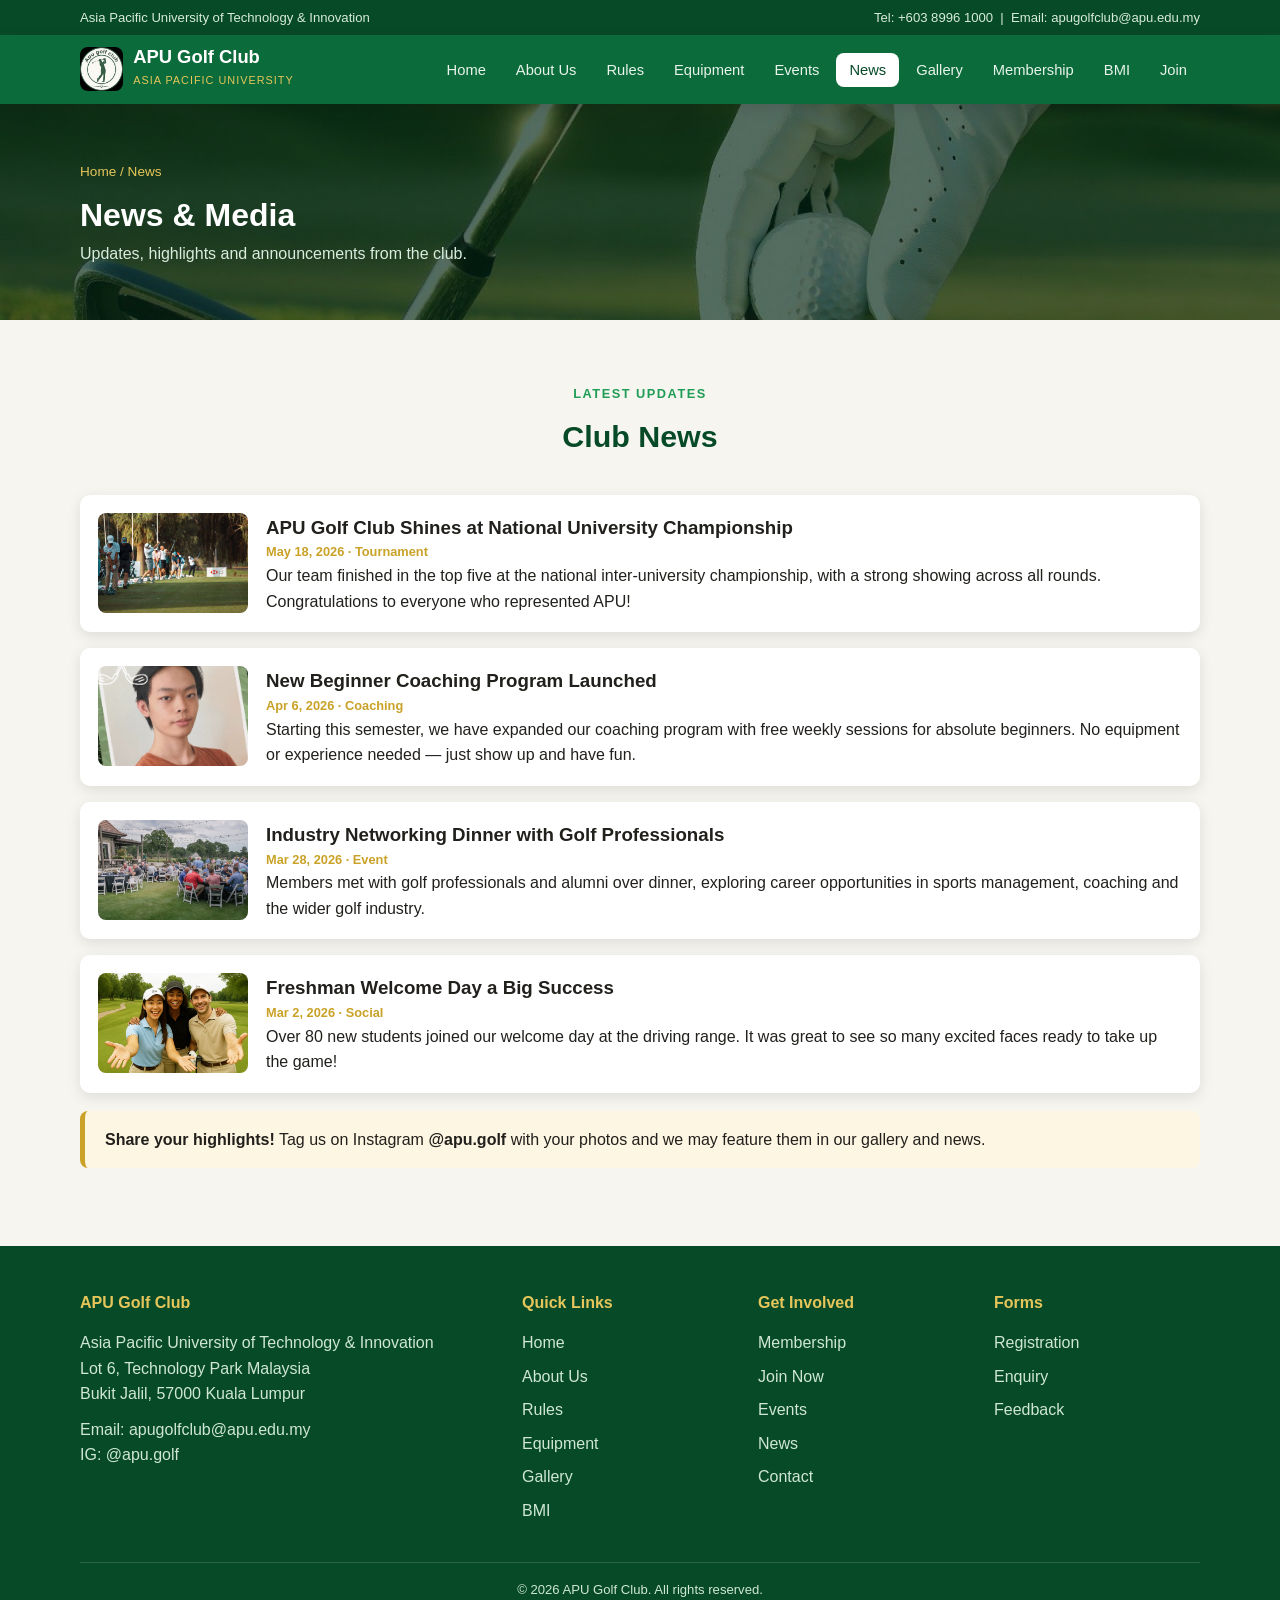
<file: news.html>
﻿<!DOCTYPE html>
<html lang="en">
<head>
<meta charset="UTF-8">
<meta name="viewport" content="width=device-width, initial-scale=1.0">
<title>News & Media | APU Golf Club</title>
<meta name="description" content="Latest news and media from the APU Golf Club.">
<link rel="stylesheet" href="css/style.css">
<link rel="icon" type="image/png" href="images/GOLFCLUB.png">
</head>
<body>
<div class="topbar"><div class="container"><span>Asia Pacific University of Technology &amp; Innovation</span><span>Tel: +603 8996 1000 &nbsp;|&nbsp; Email: apugolfclub@apu.edu.my</span></div></div>
<header class="site-header"><div class="container navbar">
<a href="index.html" class="brand"><img class="logo" src="images/GOLFCLUB.png" alt="APU Golf Club logo"><span><h1>APU Golf Club</h1><small>Asia Pacific University</small></span></a>
<button class="nav-toggle" type="button" aria-label="Toggle navigation menu" aria-expanded="false" aria-controls="primary-nav">
  <span class="nav-toggle-bar"></span>
  <span class="nav-toggle-bar"></span>
  <span class="nav-toggle-bar"></span>
</button>
<nav aria-label="Main"><ul class="nav-links" id="primary-nav">
<li><a href="index.html">Home</a></li><li><a href="about.html">About Us</a></li><li><a href="rules.html">Rules</a></li><li><a href="equipment.html">Equipment</a></li><li><a href="calendar.html">Events</a></li><li><a href="news.html" class="active">News</a></li><li><a href="gallery.html">Gallery</a></li><li><a href="membership.html">Membership</a></li><li><a href="bmi.html">BMI</a></li><li><a href="register.html">Join</a></li>
</ul></nav></div></header>

<section class="page-banner"><div class="container"><span class="crumb">Home / News</span><h2>News &amp; Media</h2><p>Updates, highlights and announcements from the club.</p></div></section>

<section class="section"><div class="container">
<div class="section-head"><span class="eyebrow">Latest updates</span><h2 class="section-title">Club News</h2></div>

<article class="news-item">
<img class="thumb" src="images/g3.png" alt="APU team at the National University Championship">
<div><h3>APU Golf Club Shines at National University Championship</h3><div class="meta">May 18, 2026 &middot; Tournament</div><p>Our team finished in the top five at the national inter-university championship, with a strong showing across all rounds. Congratulations to everyone who represented APU!</p></div>
</article>

<article class="news-item">
<img class="thumb" src="images/coaching.png" alt="Beginner coaching program">
<div><h3>New Beginner Coaching Program Launched</h3><div class="meta">Apr 6, 2026 &middot; Coaching</div><p>Starting this semester, we have expanded our coaching program with free weekly sessions for absolute beginners. No equipment or experience needed &mdash; just show up and have fun.</p></div>
</article>

<article class="news-item">
<img class="thumb" src="images/g6.png" alt="Industry networking dinner">
<div><h3>Industry Networking Dinner with Golf Professionals</h3><div class="meta">Mar 28, 2026 &middot; Event</div><p>Members met with golf professionals and alumni over dinner, exploring career opportunities in sports management, coaching and the wider golf industry.</p></div>
</article>

<article class="news-item">
<img class="thumb" src="images/g1.png" alt="Freshman welcome day at the driving range">
<div><h3>Freshman Welcome Day a Big Success</h3><div class="meta">Mar 2, 2026 &middot; Social</div><p>Over 80 new students joined our welcome day at the driving range. It was great to see so many excited faces ready to take up the game!</p></div>
</article>

<div class="callout"><strong>Share your highlights!</strong> Tag us on Instagram <strong>@apu.golf</strong> with your photos and we may feature them in our gallery and news.</div>
</div></section>

<footer class="site-footer"><div class="container">
<div class="footer-grid">
<div><h4>APU Golf Club</h4><p>Asia Pacific University of Technology &amp; Innovation<br>Lot 6, Technology Park Malaysia<br>Bukit Jalil, 57000 Kuala Lumpur</p><p class="mt-1">Email: apugolfclub@apu.edu.my<br>IG: @apu.golf</p></div>
<div><h4>Quick Links</h4><ul><li><a href="index.html">Home</a></li><li><a href="about.html">About Us</a></li><li><a href="rules.html">Rules</a></li><li><a href="equipment.html">Equipment</a></li><li><a href="gallery.html">Gallery</a></li><li><a href="bmi.html">BMI</a></li></ul></div>
<div><h4>Get Involved</h4><ul><li><a href="membership.html">Membership</a></li><li><a href="register.html">Join Now</a></li><li><a href="calendar.html">Events</a></li><li><a href="news.html">News</a></li><li><a href="contact.html">Contact</a></li></ul></div>
<div><h4>Forms</h4><ul><li><a href="register.html">Registration</a></li><li><a href="enquiry.html">Enquiry</a></li><li><a href="feedback.html">Feedback</a></li></ul></div>
</div><div class="footer-bottom">&copy; 2026 APU Golf Club. All rights reserved.</div>
</div></footer>

<script src="js/main.js"></script>
</body>
</html>
</file>
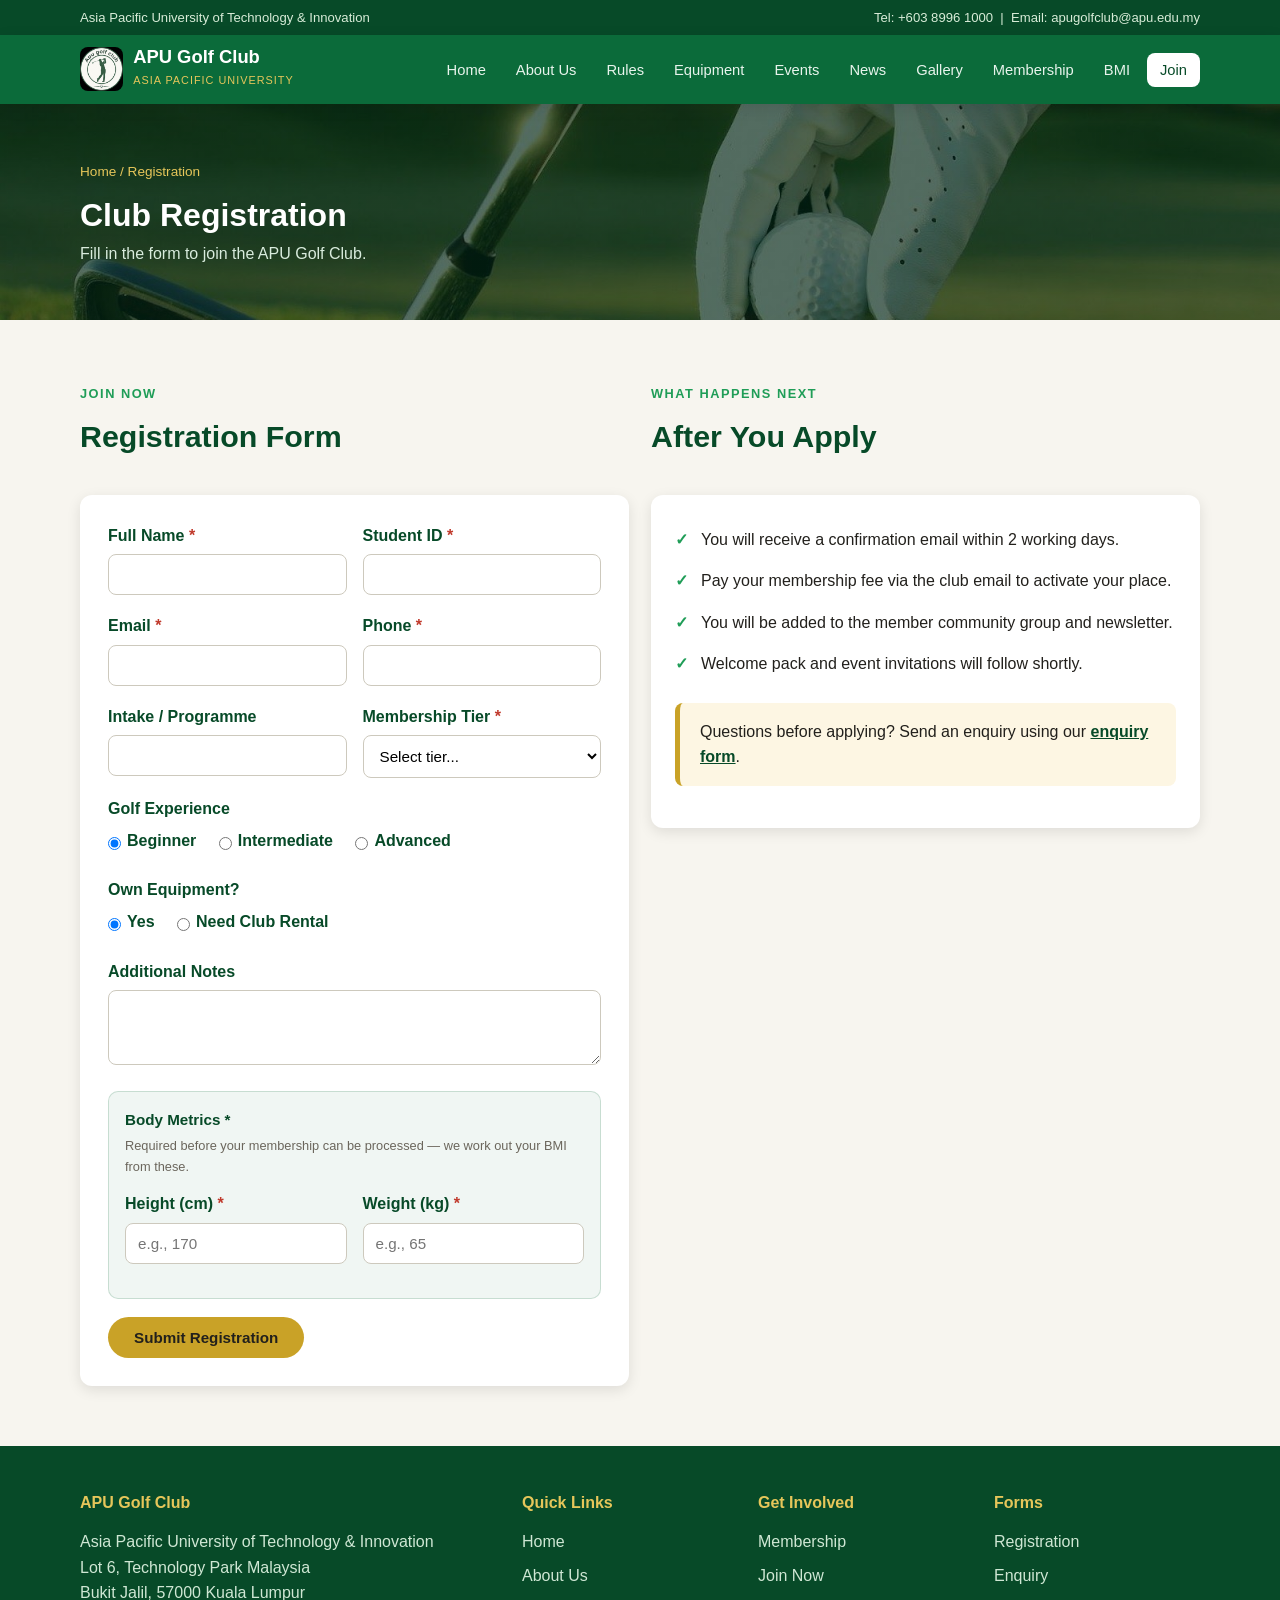
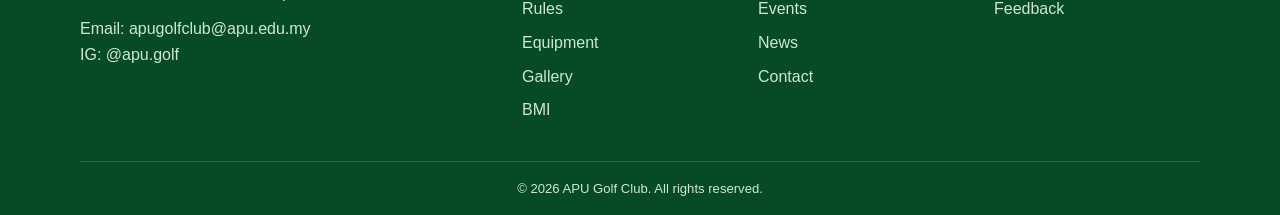
<file: register.html>
﻿<!DOCTYPE html>
<html lang="en">
<head>
<meta charset="UTF-8">
<meta name="viewport" content="width=device-width, initial-scale=1.0">
<title>Register | APU Golf Club</title>
<meta name="description" content="Registration form to join the APU Golf Club.">
<link rel="stylesheet" href="css/style.css">
<link rel="icon" type="image/png" href="images/GOLFCLUB.png">
<style>
  /* page-specific extras for registration */
  .bmi-capture { margin: 4px 0 18px; padding: 16px; border-radius: 10px; background: rgba(11,107,58,.06); border: 1px solid rgba(11,107,58,.18); }
  .bmi-capture h4 { color: var(--green-dark); font-size: .95rem; margin-bottom: 4px; }
  .bmi-capture .hint { font-size: .8rem; color: var(--muted); margin-bottom: 14px; }
  .bmi-capture .form-group:last-of-type { margin-bottom: 0; }
  .bmi-readout { display: none; margin-top: 14px; padding: 12px 14px; border-radius: 8px; background: var(--white); border: 1px solid #e2dccd; }
  .bmi-readout.show { display: block; }
  .bmi-readout .lbl { font-size: .74rem; text-transform: uppercase; letter-spacing: .8px; color: var(--muted); }
  .bmi-readout .val { font-size: 1.7rem; font-weight: 800; line-height: 1.2; }
  .bmi-readout .cat { font-size: .95rem; font-weight: 700; }

  /* the submitted information list */
  /* .card carries no padding of its own in this stylesheet - the form gets it
     from `form.card { padding: 28px }` and other cards use inline padding or a
     .card-body child. Without this the summary sat flush against the card edge.
     28px matches the form directly above so the two read as a pair. */
  #regSummaryCard { scroll-margin-top: 90px; padding: 28px; }
  .reg-summary { margin-top: 2px; }
  .reg-summary .row { display: flex; gap: 14px; padding: 10px 0; border-bottom: 1px solid #eceae2; }
  .reg-summary dt { flex: 0 0 40%; font-size: .85rem; font-weight: 600; color: var(--muted); }
  .reg-summary dd { flex: 1; margin: 0; font-size: .92rem; word-break: break-word; }
  /* the row's own horizontal padding is cancelled by equal negative margins, so
     the BMI label stays in the same column as every other label while the
     highlight still insets from the card edge */
  .reg-summary .row.bmi-row { margin: 10px -14px 0; padding: 12px 14px; border-bottom: none; border-radius: 8px; background: rgba(11,107,58,.07); }
  .reg-summary .row.bmi-row dt { color: var(--green-dark); }
  .reg-summary .row.bmi-row dd { font-size: 1.05rem; font-weight: 800; }
  @media (max-width: 520px) {
    .reg-summary .row { flex-direction: column; gap: 2px; }
    .reg-summary dt { flex: none; }
  }
</style>
</head>
<body>
<div class="topbar"><div class="container"><span>Asia Pacific University of Technology &amp; Innovation</span><span>Tel: +603 8996 1000 &nbsp;|&nbsp; Email: apugolfclub@apu.edu.my</span></div></div>
<header class="site-header"><div class="container navbar">
<a href="index.html" class="brand"><img class="logo" src="images/GOLFCLUB.png" alt="APU Golf Club logo"><span><h1>APU Golf Club</h1><small>Asia Pacific University</small></span></a>
<button class="nav-toggle" type="button" aria-label="Toggle navigation menu" aria-expanded="false" aria-controls="primary-nav">
  <span class="nav-toggle-bar"></span>
  <span class="nav-toggle-bar"></span>
  <span class="nav-toggle-bar"></span>
</button>
<nav aria-label="Main"><ul class="nav-links" id="primary-nav">
<li><a href="index.html">Home</a></li><li><a href="about.html">About Us</a></li><li><a href="rules.html">Rules</a></li><li><a href="equipment.html">Equipment</a></li><li><a href="calendar.html">Events</a></li><li><a href="news.html">News</a></li><li><a href="gallery.html">Gallery</a></li><li><a href="membership.html">Membership</a></li><li><a href="bmi.html">BMI</a></li><li><a href="register.html" class="active">Join</a></li>
</ul></nav></div></header>

<section class="page-banner"><div class="container"><span class="crumb">Home / Registration</span><h2>Club Registration</h2><p>Fill in the form to join the APU Golf Club.</p></div></section>

<section class="section"><div class="container">
<div class="grid grid-2" style="align-items:start;">
<div>
<div class="section-head" style="text-align:left;"><span class="eyebrow">Join now</span><h2 class="section-title">Registration Form</h2></div>
<form class="card" id="regForm" onsubmit="return submitRegistration(event)">
<div class="form-row"><div class="form-group"><label>Full Name <span class="req">*</span></label><input type="text" id="rName" required></div>
<div class="form-group"><label>Student ID <span class="req">*</span></label><input type="text" id="rId" required></div></div>
<div class="form-row"><div class="form-group"><label>Email <span class="req">*</span></label><input type="email" id="rEmail" required></div>
<div class="form-group"><label>Phone <span class="req">*</span></label><input type="tel" id="rPhone" required></div></div>
<div class="form-row"><div class="form-group"><label>Intake / Programme</label><input type="text" id="rProgram"></div>
<div class="form-group"><label>Membership Tier <span class="req">*</span></label><select id="rTier" required><option value="">Select tier...</option><option>Casual (RM 20)</option><option>Active Member (RM 50)</option><option>Competitive (RM 80)</option></select></div></div>
<div class="form-group"><label>Golf Experience</label>
<div class="radio-inline"><input type="radio" name="exp" value="Beginner" checked> <label>Beginner</label></div>
<div class="radio-inline"><input type="radio" name="exp" value="Intermediate"> <label>Intermediate</label></div>
<div class="radio-inline"><input type="radio" name="exp" value="Advanced"> <label>Advanced</label></div></div>
<div class="form-group"><label>Own Equipment?</label>
<div class="radio-inline"><input type="radio" name="equip" value="Yes" checked> <label>Yes</label></div>
<div class="radio-inline"><input type="radio" name="equip" value="Need Rental"> <label>Need Club Rental</label></div></div>
<div class="form-group"><label>Additional Notes</label><textarea id="rNotes" rows="3"></textarea></div>

<div class="bmi-capture">
<h4>Body Metrics <span class="req">*</span></h4>
<p class="hint">Required before your membership can be processed &mdash; we work out your BMI from these.</p>
<div class="form-row">
<div class="form-group"><label for="rHeight">Height (cm) <span class="req">*</span></label><input type="number" id="rHeight" min="100" max="250" step="0.1" placeholder="e.g., 170" required></div>
<div class="form-group"><label for="rWeight">Weight (kg) <span class="req">*</span></label><input type="number" id="rWeight" min="30" max="300" step="0.1" placeholder="e.g., 65" required></div>
</div>
<div class="bmi-readout" id="regBmiReadout">
<p class="lbl">Your BMI</p>
<p class="val" id="regBmiVal">--</p>
<p class="cat" id="regBmiCat">--</p>
</div>
</div>

<button type="submit" class="btn btn-gold">Submit Registration</button>
<div class="form-msg" id="regResult"></div>
</form>
<div class="card" id="regSummaryCard" style="display:none; margin-top:22px;">
<h3 style="color:var(--green-dark); margin-bottom:6px;">Registration Summary</h3>
<p style="font-size:.88rem; color:var(--muted); margin-bottom:14px;">Here is everything you submitted. Keep this for your records.</p>
<dl class="reg-summary" id="regSummary"></dl>
</div>
</div>
<div>
<div class="section-head" style="text-align:left;"><span class="eyebrow">What happens next</span><h2 class="section-title">After You Apply</h2></div>
<div class="card" style="padding:24px;">
<ul class="info-list">
<li>You will receive a confirmation email within 2 working days.</li>
<li>Pay your membership fee via the club email to activate your place.</li>
<li>You will be added to the member community group and newsletter.</li>
<li>Welcome pack and event invitations will follow shortly.</li>
</ul>
<div class="callout">Questions before applying? Send an enquiry using our <a href="enquiry.html" style="text-decoration:underline; color:var(--green-dark);"><strong>enquiry form</strong></a>.</div>
</div>
</div>
</div>
</div></section>

<footer class="site-footer"><div class="container">
<div class="footer-grid">
<div><h4>APU Golf Club</h4><p>Asia Pacific University of Technology &amp; Innovation<br>Lot 6, Technology Park Malaysia<br>Bukit Jalil, 57000 Kuala Lumpur</p><p class="mt-1">Email: apugolfclub@apu.edu.my<br>IG: @apu.golf</p></div>
<div><h4>Quick Links</h4><ul><li><a href="index.html">Home</a></li><li><a href="about.html">About Us</a></li><li><a href="rules.html">Rules</a></li><li><a href="equipment.html">Equipment</a></li><li><a href="gallery.html">Gallery</a></li><li><a href="bmi.html">BMI</a></li></ul></div>
<div><h4>Get Involved</h4><ul><li><a href="membership.html">Membership</a></li><li><a href="register.html">Join Now</a></li><li><a href="calendar.html">Events</a></li><li><a href="news.html">News</a></li><li><a href="contact.html">Contact</a></li></ul></div>
<div><h4>Forms</h4><ul><li><a href="register.html">Registration</a></li><li><a href="enquiry.html">Enquiry</a></li><li><a href="feedback.html">Feedback</a></li></ul></div>
</div><div class="footer-bottom">&copy; 2026 APU Golf Club. All rights reserved.</div>
</div></footer>

<script>
// ===== BMI (same thresholds as bmi.html) =====
function bmiCategory(bmi){
  if(bmi<18.5) return {name:'Underweight', color:'#3a7ca5'};
  if(bmi<25)   return {name:'Normal',      color:'#1f9d57'};
  if(bmi<30)   return {name:'Overweight',  color:'#c9a227'};
  return         {name:'Obese',        color:'#c0392b'};
}

function readBmi(){
  var h=parseFloat(document.getElementById('rHeight').value);
  var w=parseFloat(document.getElementById('rWeight').value);
  if(!(h>0)||!(w>0)) return null;
  var m=h/100;
  return w/(m*m);
}

function refreshBmiReadout(){
  var readout=document.getElementById('regBmiReadout');
  var bmi=readBmi();
  if(bmi===null){ readout.classList.remove('show'); return; }
  var cat=bmiCategory(bmi);
  var val=document.getElementById('regBmiVal');
  var catEl=document.getElementById('regBmiCat');
  val.textContent=bmi.toFixed(1);
  val.style.color=cat.color;
  catEl.textContent=cat.name;
  catEl.style.color=cat.color;
  readout.classList.add('show');
}

document.getElementById('rHeight').addEventListener('input', refreshBmiReadout);
document.getElementById('rWeight').addEventListener('input', refreshBmiReadout);

// ===== pre-select the tier picked on membership.html =====
(function(){
  var wanted=new URLSearchParams(window.location.search).get('tier');
  if(!wanted) return;
  var sel=document.getElementById('rTier');
  for(var i=0;i<sel.options.length;i++){
    if(sel.options[i].value===wanted){ sel.selectedIndex=i; return; }
  }
})();

// ===== submit =====
function submitRegistration(e){
  e.preventDefault();
  var res=document.getElementById('regResult');
  var name=document.getElementById('rName').value.trim();
  var id=document.getElementById('rId').value.trim();
  var email=document.getElementById('rEmail').value.trim();
  var phone=document.getElementById('rPhone').value.trim();
  var program=document.getElementById('rProgram').value.trim();
  var tier=document.getElementById('rTier').value;
  var notes=document.getElementById('rNotes').value.trim();
  var exp='', equip='';
  document.querySelectorAll('input[name=exp]').forEach(function(r){ if(r.checked) exp=r.value; });
  document.querySelectorAll('input[name=equip]').forEach(function(r){ if(r.checked) equip=r.value; });

  function fail(msg){ res.className='form-msg err'; res.textContent=msg; return false; }

  if(!name||!id||!email||!phone||!tier) return fail('Please fill in all required fields.');
  if(!/^[^@\s]+@[^@\s]+\.[^@\s]+$/.test(email)) return fail('Please enter a valid email address.');

  var bmi=readBmi();
  if(bmi===null) return fail('Please enter your height and weight so we can work out your BMI.');
  var h=parseFloat(document.getElementById('rHeight').value);
  var w=parseFloat(document.getElementById('rWeight').value);
  if(h<100||h>250) return fail('Height must be between 100 and 250 cm.');
  if(w<30||w>300)  return fail('Weight must be between 30 and 300 kg.');

  var cat=bmiCategory(bmi);

  // information list — built with textContent so form input can never inject markup
  var rows=[
    ['Name', name],
    ['Student ID', id],
    ['Email', email],
    ['Phone', phone],
    ['Intake / Programme', program||'—'],
    ['Membership Tier', tier],
    ['Golf Experience', exp||'—'],
    ['Equipment', equip||'—'],
    ['Additional Notes', notes||'—']
  ];
  var dl=document.getElementById('regSummary');
  dl.textContent='';
  rows.forEach(function(r){
    var wrap=document.createElement('div'); wrap.className='row';
    var dt=document.createElement('dt'); dt.textContent=r[0];
    var dd=document.createElement('dd'); dd.textContent=r[1];
    wrap.appendChild(dt); wrap.appendChild(dd); dl.appendChild(wrap);
  });
  // BMI score goes last, as the closing line of the list
  var bmiRow=document.createElement('div'); bmiRow.className='row bmi-row';
  var bdt=document.createElement('dt'); bdt.textContent='BMI Score';
  var bdd=document.createElement('dd'); bdd.textContent=bmi.toFixed(1)+' ('+cat.name+')';
  bdd.style.color=cat.color;
  bmiRow.appendChild(bdt); bmiRow.appendChild(bdd); dl.appendChild(bmiRow);

  res.className='form-msg ok';
  res.textContent='Thank you, '+name+'! Your '+tier+' registration has been received. We will contact you at '+email+' shortly.';

  document.getElementById('regForm').reset();
  document.getElementById('regBmiReadout').classList.remove('show');
  var card=document.getElementById('regSummaryCard');
  card.style.display='block';
  card.scrollIntoView({behavior:'smooth', block:'start'});
  return false;
}
</script>
<script src="js/main.js"></script>
</body>
</html>
</file>
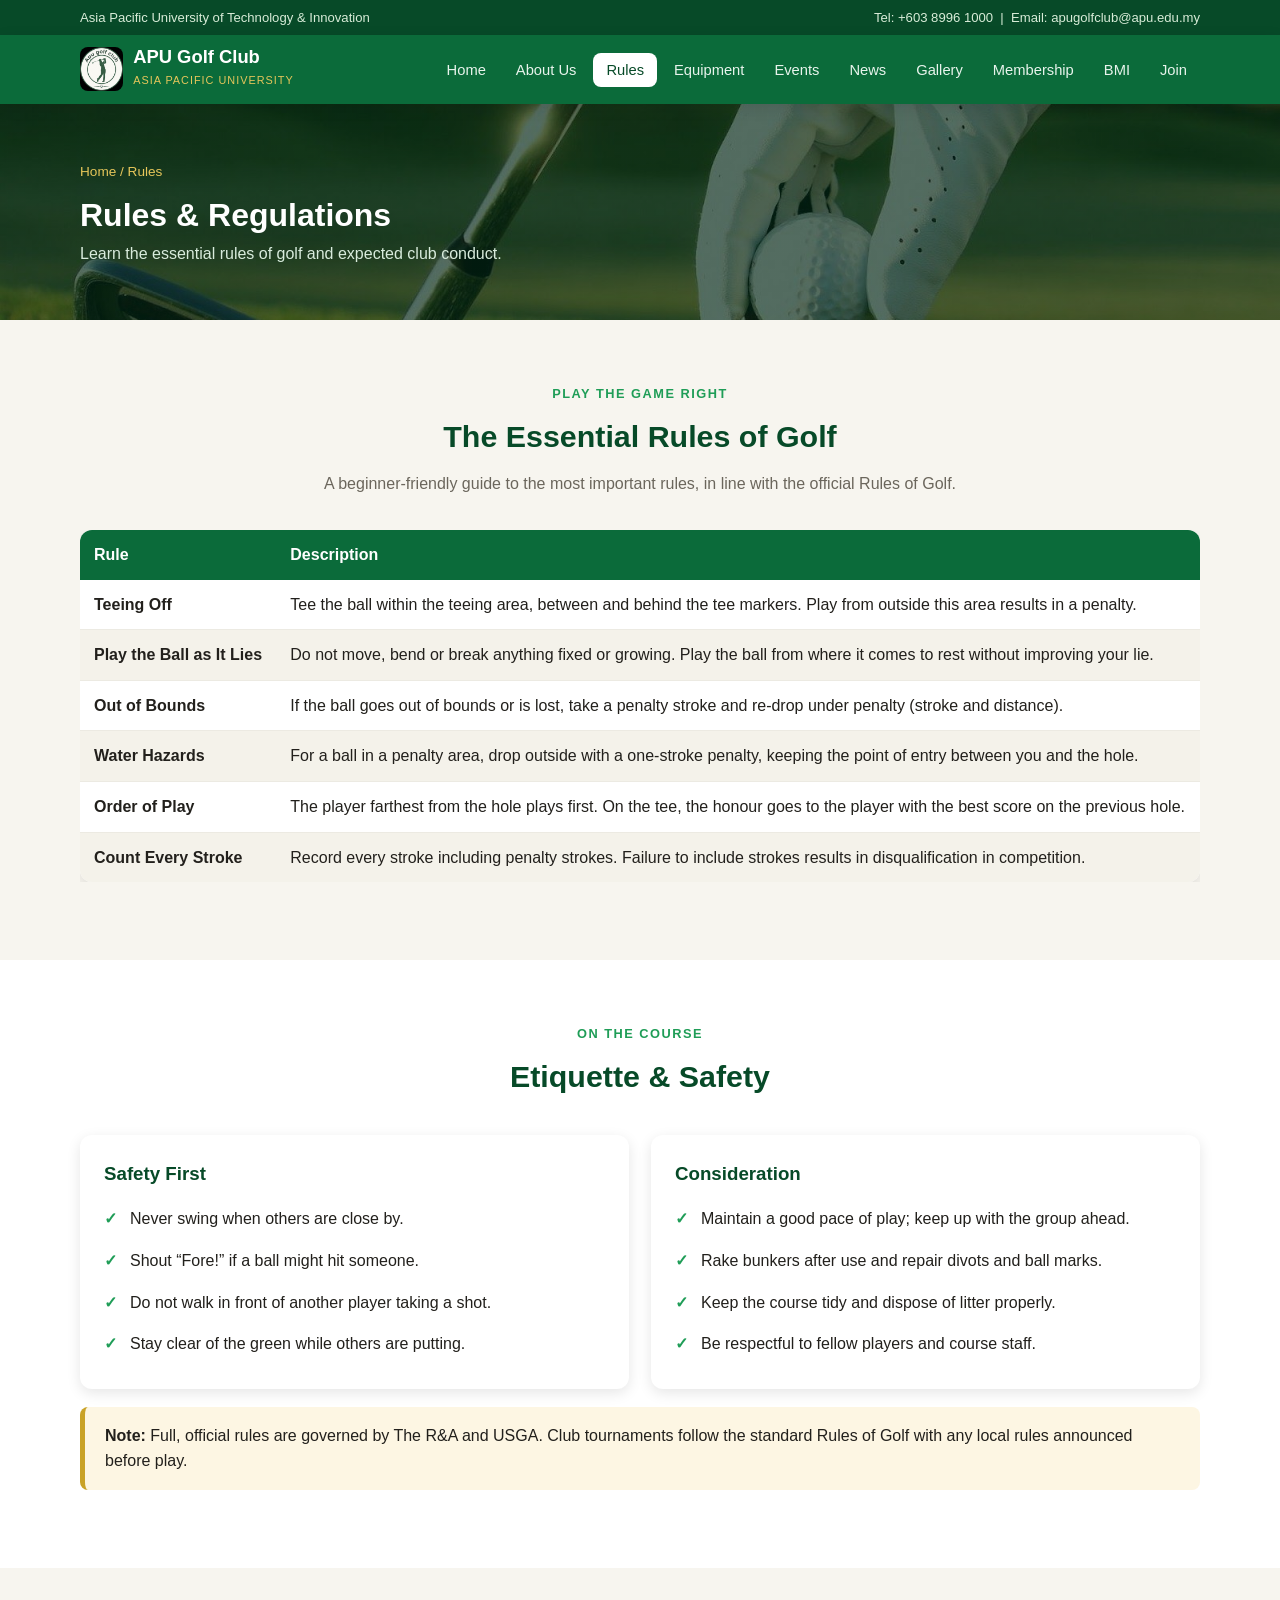
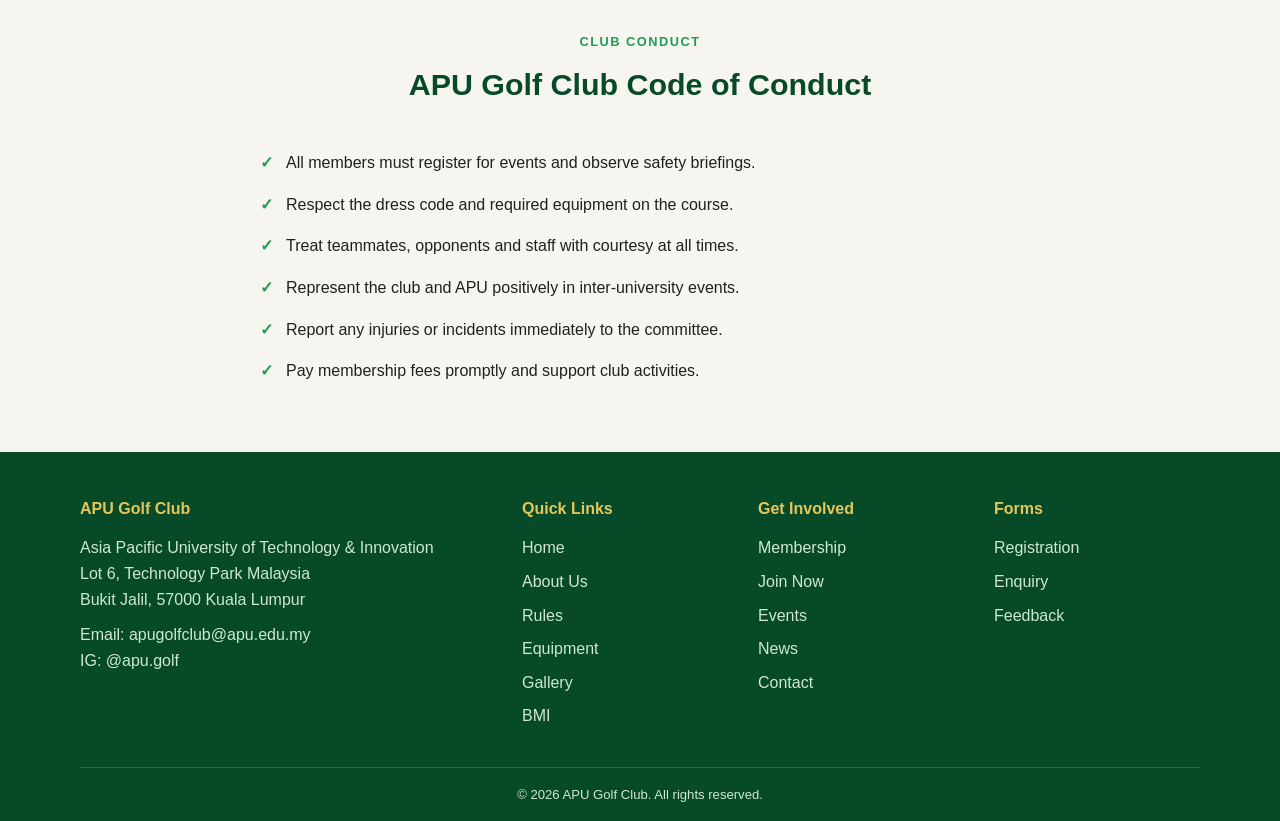
<file: rules.html>
﻿<!DOCTYPE html>
<html lang="en">
<head>
<meta charset="UTF-8">
<meta name="viewport" content="width=device-width, initial-scale=1.0">
<title>Rules & Regulations | APU Golf Club</title>
<meta name="description" content="Rules and regulations of golf and club conduct for APU Golf Club members.">
<link rel="stylesheet" href="css/style.css">
<link rel="icon" type="image/png" href="images/GOLFCLUB.png">
</head>
<body>
<div class="topbar"><div class="container"><span>Asia Pacific University of Technology &amp; Innovation</span><span>Tel: +603 8996 1000 &nbsp;|&nbsp; Email: apugolfclub@apu.edu.my</span></div></div>
<header class="site-header"><div class="container navbar">
<a href="index.html" class="brand"><img class="logo" src="images/GOLFCLUB.png" alt="APU Golf Club logo"><span><h1>APU Golf Club</h1><small>Asia Pacific University</small></span></a>
<button class="nav-toggle" type="button" aria-label="Toggle navigation menu" aria-expanded="false" aria-controls="primary-nav">
  <span class="nav-toggle-bar"></span>
  <span class="nav-toggle-bar"></span>
  <span class="nav-toggle-bar"></span>
</button>
<nav aria-label="Main"><ul class="nav-links" id="primary-nav">
<li><a href="index.html">Home</a></li><li><a href="about.html">About Us</a></li><li><a href="rules.html" class="active">Rules</a></li><li><a href="equipment.html">Equipment</a></li><li><a href="calendar.html">Events</a></li><li><a href="news.html">News</a></li><li><a href="gallery.html">Gallery</a></li><li><a href="membership.html">Membership</a></li><li><a href="bmi.html">BMI</a></li><li><a href="register.html">Join</a></li>
</ul></nav></div></header>

<section class="page-banner"><div class="container"><span class="crumb">Home / Rules</span><h2>Rules &amp; Regulations</h2><p>Learn the essential rules of golf and expected club conduct.</p></div></section>

<section class="section"><div class="container">
<div class="section-head"><span class="eyebrow">Play the game right</span><h2 class="section-title">The Essential Rules of Golf</h2><p class="section-sub">A beginner-friendly guide to the most important rules, in line with the official Rules of Golf.</p></div>
<div class="table-wrap"><table class="data">
<thead><tr><th>Rule</th><th>Description</th></tr></thead>
<tbody>
<tr><td><strong>Teeing Off</strong></td><td>Tee the ball within the teeing area, between and behind the tee markers. Play from outside this area results in a penalty.</td></tr>
<tr><td><strong>Play the Ball as It Lies</strong></td><td>Do not move, bend or break anything fixed or growing. Play the ball from where it comes to rest without improving your lie.</td></tr>
<tr><td><strong>Out of Bounds</strong></td><td>If the ball goes out of bounds or is lost, take a penalty stroke and re-drop under penalty (stroke and distance).</td></tr>
<tr><td><strong>Water Hazards</strong></td><td>For a ball in a penalty area, drop outside with a one-stroke penalty, keeping the point of entry between you and the hole.</td></tr>
<tr><td><strong>Order of Play</strong></td><td>The player farthest from the hole plays first. On the tee, the honour goes to the player with the best score on the previous hole.</td></tr>
<tr><td><strong>Count Every Stroke</strong></td><td>Record every stroke including penalty strokes. Failure to include strokes results in disqualification in competition.</td></tr>
</tbody></table></div>
</div></section>

<section class="section alt"><div class="container">
<div class="section-head"><span class="eyebrow">On the course</span><h2 class="section-title">Etiquette &amp; Safety</h2></div>
<div class="grid grid-2">
<div class="card" style="padding:24px;"><h3>Safety First</h3><ul class="info-list mt-1">
<li>Never swing when others are close by.</li><li>Shout “Fore!” if a ball might hit someone.</li><li>Do not walk in front of another player taking a shot.</li><li>Stay clear of the green while others are putting.</li></ul></div>
<div class="card" style="padding:24px;"><h3>Consideration</h3><ul class="info-list mt-1">
<li>Maintain a good pace of play; keep up with the group ahead.</li><li>Rake bunkers after use and repair divots and ball marks.</li><li>Keep the course tidy and dispose of litter properly.</li><li>Be respectful to fellow players and course staff.</li></ul></div>
</div>
<div class="callout"><strong>Note:</strong> Full, official rules are governed by The R&amp;A and USGA. Club tournaments follow the standard Rules of Golf with any local rules announced before play.</div>
</div></section>

<section class="section"><div class="container">
<div class="section-head"><span class="eyebrow">Club conduct</span><h2 class="section-title">APU Golf Club Code of Conduct</h2></div>
<ul class="info-list" style="max-width:760px; margin:0 auto;">
<li>All members must register for events and observe safety briefings.</li>
<li>Respect the dress code and required equipment on the course.</li>
<li>Treat teammates, opponents and staff with courtesy at all times.</li>
<li>Represent the club and APU positively in inter-university events.</li>
<li>Report any injuries or incidents immediately to the committee.</li>
<li>Pay membership fees promptly and support club activities.</li>
</ul>
</div></section>

<footer class="site-footer"><div class="container">
<div class="footer-grid">
<div><h4>APU Golf Club</h4><p>Asia Pacific University of Technology &amp; Innovation<br>Lot 6, Technology Park Malaysia<br>Bukit Jalil, 57000 Kuala Lumpur</p><p class="mt-1">Email: apugolfclub@apu.edu.my<br>IG: @apu.golf</p></div>
<div><h4>Quick Links</h4><ul><li><a href="index.html">Home</a></li><li><a href="about.html">About Us</a></li><li><a href="rules.html">Rules</a></li><li><a href="equipment.html">Equipment</a></li><li><a href="gallery.html">Gallery</a></li><li><a href="bmi.html">BMI</a></li></ul></div>
<div><h4>Get Involved</h4><ul><li><a href="membership.html">Membership</a></li><li><a href="register.html">Join Now</a></li><li><a href="calendar.html">Events</a></li><li><a href="news.html">News</a></li><li><a href="contact.html">Contact</a></li></ul></div>
<div><h4>Forms</h4><ul><li><a href="register.html">Registration</a></li><li><a href="enquiry.html">Enquiry</a></li><li><a href="feedback.html">Feedback</a></li></ul></div>
</div><div class="footer-bottom">&copy; 2026 APU Golf Club. All rights reserved.</div>
</div></footer>

<script src="js/main.js"></script>
</body>
</html>
</file>
<file: css/style.css>
/* ===== APU GOLF CLUB - MASTER STYLESHEET ===== */
/* used the APU green + gold colours, tried to keep it simple */
:root {
  --green: #0b6b3a;
  --green-dark: #074a28;
  --green-light: #1f9d57;
  --gold: #c9a227;
  --gold-light: #e6c65a;
  --cream: #f7f5ef;
  --ink: #22201c;
  --muted: #6b665c;
  --white: #ffffff;
  --shadow: 0 4px 14px rgba(0,0,0,.10);
  --radius: 12px;
  /* ---- motion tokens ---- */
  --ease: cubic-bezier(.22,.61,.36,1);
  --ease-out: cubic-bezier(.16,.84,.44,1);
  --t-quick: .22s;
  --t-base: .35s;
  --t-slow: .55s;
}
* {
  margin: 0;
  padding: 0;
  box-sizing: border-box;
}
html { scroll-behavior: smooth; }
body {
  font-family: 'Segoe UI', Tahoma, Verdana, sans-serif;
  color: var(--ink);
  background: var(--cream);
  line-height: 1.6;
}
a {
  text-decoration: none;
  color: inherit;
  transition: color var(--t-quick) var(--ease), background-color var(--t-quick) var(--ease), opacity var(--t-quick) var(--ease);
}
ul { list-style: none; }
.container { width: min(1120px, 92%); margin: 0 auto; }
img { max-width: 100%; display: block; }

/* ---- top bar ---- */
.topbar {
  background: var(--green-dark);
    color: #d8ecd8;
  font-size: .82rem;
  padding: 7px 0;
}
.topbar .container { display: flex; justify-content: space-between; gap: 10px; flex-wrap: wrap; }
.topbar a { color: #cdeace; }
.topbar a:hover { color: var(--gold-light); }

/* ---- Header / nav ---- */
.site-header {
  background: var(--green);
  position: sticky;
  top: 0;
  z-index: 50;
  box-shadow: var(--shadow);
}
.navbar {
  display: flex;
  align-items: center;
  justify-content: space-between;
  padding: 12px 0;
  gap: 16px;
}
.brand {
  display: flex;
  align-items: center;
  gap: 10px;
  color: var(--white);
}
.brand .logo {
  height: 44px;
  width: auto;
  border-radius: 8px;
}
.brand h1 { font-size: 1.15rem; line-height: 1.05; }
.brand small { font-size: .68rem; color: var(--gold-light); letter-spacing: 1px; text-transform: uppercase; }
.nav-links { display: flex; gap: 4px; flex-wrap: wrap; }
.nav-links a {
  color: #e8f4ec;
  padding: 9px 13px;
  border-radius: 8px;
  font-size: .92rem;
  font-weight: 500;
  transition: background-color var(--t-base) var(--ease), color var(--t-base) var(--ease);
}
.nav-links a:hover, .nav-links a.active {
  background: var(--white);
  color: var(--green-dark);
}
/* ---- hamburger toggle (mobile only, activated in the 640px query below) ---- */
.nav-toggle {
  display: none;
  width: 44px;
  height: 44px;
  padding: 0;
  background: none;
  border: 0;
  border-radius: 8px;
  cursor: pointer;
  flex-direction: column;
  align-items: center;
  justify-content: center;
  gap: 5px;
  transition: background-color var(--t-base) var(--ease);
}
.nav-toggle:hover { background: rgba(255,255,255,.14); }
.nav-toggle:focus-visible { outline: 2px solid var(--gold-light); outline-offset: 2px; }
.nav-toggle-bar {
  display: block;
  width: 26px;
  height: 3px;
  border-radius: 2px;
  background: var(--white);
  transition: transform var(--t-base) var(--ease), opacity var(--t-quick) var(--ease);
}
/* the three bars fold into an X while the menu is open */
.nav-toggle[aria-expanded="true"] .nav-toggle-bar:nth-child(1) { transform: translateY(8px) rotate(45deg); }
.nav-toggle[aria-expanded="true"] .nav-toggle-bar:nth-child(2) { opacity: 0; }
.nav-toggle[aria-expanded="true"] .nav-toggle-bar:nth-child(3) { transform: translateY(-8px) rotate(-45deg); }

/* hero background, overlays the svg */
.hero {
  position: relative;
  min-height: 560px;
  display: flex;
  align-items: center;
  color: var(--white);
  background:
    linear-gradient(rgba(2,40,22,.65), rgba(2,40,22,.65)),
    url('../images/herobanner.jpg') center/cover no-repeat;
}
.hero .container { position: relative; z-index: 2; }
.hero h2 { font-size: clamp(1.8rem, 4vw, 3rem); margin-bottom: 14px; }
.hero p { max-width: 620px; font-size: 1.05rem; }
.hero .tagline {
  display: inline-block;
  background: var(--gold);
  color: var(--ink);
  padding: 4px 14px;
  border-radius: 30px;
  font-weight: 700;
  font-size: .85rem;
  margin-bottom: 18px;
  letter-spacing: .5px;
}
.btn {
  display: inline-block;
  padding: 12px 26px;
  border-radius: 30px;
  font-weight: 600;
  font-size: .95rem;
  border: none;
  cursor: pointer;
  transition: transform var(--t-base) var(--ease), box-shadow var(--t-base) var(--ease),
              background-color var(--t-base) var(--ease), filter var(--t-base) var(--ease);
}
.btn:hover { transform: translateY(-1px); box-shadow: 0 4px 10px rgba(0,0,0,.12); }
.btn:active { transform: translateY(-1px); transition-duration: var(--t-quick); }
.btn-gold { background: var(--gold); color: var(--ink); }
.btn-light { background: var(--white); color: var(--green-dark); }
.btn-outline { background: transparent; color: var(--white); border: 2px solid #fff; }
.btn-outline:hover { background: rgba(255,255,255,.14); }
.hero .cta { display: flex; gap: 14px; flex-wrap: wrap; margin-top: 24px; }

/* one short fade for the hero copy, no stagger */
.hero .tagline, .hero h2, .hero p, .hero .cta {
  animation: rise-in .4s var(--ease) both;
}

/* ---- Sections ---- */
.section { padding: 60px 0; }
.section.alt { background: var(--white); }
.eyebrow { color: var(--green-light); font-weight: 700; letter-spacing: 1.5px; text-transform: uppercase; font-size: .8rem; }
.section-title { font-size: 1.9rem; margin: 6px 0 10px; color: var(--green-dark); }
.section-sub { color: var(--muted); max-width: 640px; margin-bottom: 26px; }
.section-head { text-align: center; margin-bottom: 34px; }
.section-head .section-sub { margin-left: auto; margin-right: auto; }

/* ---- Cards grid ---- */
.grid { display: grid; gap: 22px; }
.grid-3 { grid-template-columns: repeat(3, 1fr); }
.grid-2 { grid-template-columns: repeat(2, 1fr); }
.grid-4 { grid-template-columns: repeat(4, 1fr); }
.card {
  background: var(--white);
  border-radius: var(--radius);
  box-shadow: var(--shadow);
  overflow: hidden;
  transition: transform var(--t-base) var(--ease), box-shadow var(--t-base) var(--ease);
}
.card:hover { transform: translateY(-3px); box-shadow: 0 8px 18px rgba(0,0,0,.12); }
.card .card-img { height: 180px; background: var(--green-light); overflow: hidden; }
.card .card-img img { width: 100%; height: 100%; object-fit: cover; }
.card .card-body { padding: 18px; }
.card h3 { color: var(--green-dark); margin-bottom: 6px; }
.card p { color: var(--muted); font-size: .92rem; }

/* ---- Feature strip ---- */
.feature-strip {
  background: var(--green-dark);
  color: var(--white);
  padding: 40px 0;
}
.strip-grid { display: grid; grid-template-columns: repeat(4,1fr); gap: 24px; text-align: center; }
.strip-grid .num { font-size: 2rem; font-weight: 800; color: var(--gold-light); }
.strip-grid .label { font-size: .9rem; color: #d3e7d8; }

/* ---- Page banner ---- */
.page-banner {
  background: linear-gradient(rgba(2,40,22,.65), rgba(2,40,22,.65)), url('../images/herobanner.jpg') center/cover no-repeat;
  color: #fff; padding: 54px 0;
}
.page-banner h2 { font-size: 2rem; }
.page-banner p { color: #d9ecdd; }
/* same treatment for the banner copy */
.page-banner .crumb, .page-banner h2, .page-banner p {
  animation: rise-in .35s var(--ease) both;
}

/* footer */
.site-footer { background: var(--green-dark); color: #cfe7d4; }
.footer-grid { display: grid; grid-template-columns: 2fr 1fr 1fr 1fr; gap: 30px; padding: 44px 0 30px; }
.site-footer h4 { color: var(--gold-light); margin-bottom: 14px; font-size: 1rem; }
.footer-grid ul li { margin-bottom: 8px; }
.footer-grid a:hover { color: #fff; }
.footer-bottom { border-top: 1px solid rgba(255,255,255,.15); padding: 16px 0; text-align: center; font-size: .82rem; }

/* ---- Utility ---- */
.text-center { text-align: center; }
.mt-1 { margin-top: 10px; }
.mt-2 { margin-top: 20px; }
.txt-gold { color: var(--gold); }

/* ---- Responsive ---- */
@media (max-width: 900px) {
  .grid-3, .grid-4 { grid-template-columns: repeat(2,1fr); }
  .strip-grid { grid-template-columns: repeat(2,1fr); }
  .footer-grid { grid-template-columns: 1fr 1fr; }
}
@media (max-width: 640px) {
  .nav-toggle { display: flex; margin-left: auto; }
  .navbar { flex-wrap: wrap; }
  /* the dropdown wraps onto its own full-width row under the header */
  .navbar > nav { width: 100%; }
  .nav-links {
    display: none; flex-direction: column; width: 100%;
    background: var(--green); padding: 10px; border-radius: 10px;
    margin-top: 10px;
  }
  .nav-links.open { display: flex; }
  /* full-width rows = bigger tap targets on touch screens */
  .nav-links a { display: block; padding: 12px 14px; }
  .grid-2, .grid-3, .grid-4 { grid-template-columns: 1fr; }
  .footer-grid { grid-template-columns: 1fr; }
  .section { padding: 44px 0; }
  .hero { min-height: 460px; }
}

/* ===== COMPONENT & FORM STYLES ===== */
/* --- Page banner --- */
.page-banner h2 { margin-top: 6px; }
.page-banner .crumb { color: var(--gold-light); font-size: .85rem; }

/* --- Cards / info blocks --- */
.info-list li { padding: 8px 0 8px 26px; position: relative; }
.info-list li::before { content: "\2713"; color: var(--green-light); font-weight: 700; position: absolute; left: 0; }
.check-list li { padding: 6px 0 6px 26px; position: relative; }
.check-list li::before { content: "\2713"; color: var(--gold); font-weight: 700; position: absolute; left: 0; }

/* --- Tables --- */
.table-wrap { overflow-x: auto; margin: 18px 0; }
table.data { width: 100%; border-collapse: collapse; background: var(--white); box-shadow: var(--shadow); border-radius: var(--radius); overflow: hidden; }
table.data th { background: var(--green); color: #fff; padding: 12px 14px; text-align: left; font-weight: 600; }
table.data td { padding: 12px 14px; border-bottom: 1px solid #eceae2; vertical-align: top; }
table.data tbody tr { transition: background-color var(--t-quick) var(--ease); }
table.data tr:nth-child(even) td { background: #f4f2ea; }
table.data tbody tr:hover td { background: #eaf3ec; }
table.data tr:last-child td { border-bottom: none; }

/* --- Forms --- */
form.card { padding: 28px; }
.form-group { margin-bottom: 18px; }
.form-group label { display: block; font-weight: 600; margin-bottom: 6px; color: var(--green-dark); }
.form-group label .req { color: #c0392b; }
.form-group input, .form-group select, .form-group textarea {
  width: 100%; padding: 11px 12px; border: 1.5px solid #cdc9bd; border-radius: 8px;
  font-family: inherit; font-size: .95rem; background: #fff; transition: border-color var(--t-base) var(--ease), box-shadow var(--t-base) var(--ease);
}
.form-group input:focus, .form-group select:focus, .form-group textarea:focus {
  outline: none; border-color: var(--green-light); box-shadow: 0 0 0 3px rgba(31,157,87,.15);
}
.form-row { display: grid; grid-template-columns: 1fr 1fr; gap: 16px; }
.form-msg { display: none; padding: 14px 18px; border-radius: 8px; margin-top: 14px; font-weight: 600; }
.form-msg.ok { display: block; background: #e5f6ea; color: #0b6b3a; border: 1px solid #9fd8b2; }
.form-msg.err { display: block; background: #fdecea; color: #b32717; border: 1px solid #f1b9b0; }
.radio-inline { display: inline-flex; align-items: center; gap: 6px; margin-right: 18px; }
.radio-inline input { width: auto; }

/* --- Calendar --- */
.cal-list .month { font-weight: 700; color: var(--green-dark); border-bottom: 2px solid var(--gold); padding-bottom: 6px; margin: 26px 0 12px; }
.event-item { display: flex; gap: 16px; align-items: flex-start; padding: 14px; background: var(--white); border-radius: 10px; box-shadow: var(--shadow); margin-bottom: 14px; border-left: 5px solid var(--green-light); transition: transform var(--t-base) var(--ease), box-shadow var(--t-base) var(--ease); }
.event-item:hover { transform: translateX(3px); box-shadow: 0 6px 14px rgba(0,0,0,.10); }
.event-item .date-badge { background: var(--green); color: #fff; border-radius: 8px; text-align: center; min-width: 62px; padding: 8px 6px; }
.event-item .date-badge .d { font-size: 1.4rem; font-weight: 800; line-height: 1; }
.event-item .date-badge .m { font-size: .72rem; text-transform: uppercase; }

/* --- Gallery --- */
.gallery { display: grid; grid-template-columns: repeat(3,1fr); gap: 16px; }
.gallery .g-item { position: relative; border-radius: 10px; overflow: hidden; box-shadow: var(--shadow); cursor: pointer; transition: box-shadow var(--t-base) var(--ease); }
.gallery .g-item:hover { box-shadow: 0 8px 18px rgba(0,0,0,.14); }
.gallery .g-item img { width: 100%; height: 200px; object-fit: cover; }
.gallery .g-item figcaption { position: absolute; bottom: 0; left: 0; right: 0; padding: 20px 10px 8px; color: #fff; font-size: .82rem; background: linear-gradient(transparent, rgba(0,0,0,.75)); }
.lightbox {
  display: grid; position: fixed; inset: 0; background: rgba(0,0,0,.85); z-index: 100;
  place-items: center; opacity: 0; visibility: hidden;
  transition: opacity var(--t-base) var(--ease), visibility var(--t-base) var(--ease);
}
.lightbox.open { opacity: 1; visibility: visible; }
.lightbox img { max-width: 88vw; max-height: 82vh; border-radius: 8px; transform: scale(.98); transition: transform var(--t-base) var(--ease); }
.lightbox.open img { transform: scale(1); }
.lb-close { position: absolute; top: 24px; right: 32px; color: #fff; font-size: 2.2rem; cursor: pointer; transition: transform var(--t-quick) var(--ease), opacity var(--t-quick) var(--ease); }
.lb-close:hover { transform: scale(1.06); opacity: .85; }

/* --- News --- */
.news-item { display: flex; gap: 18px; align-items: flex-start; padding: 18px; background: var(--white); border-radius: 10px; box-shadow: var(--shadow); margin-bottom: 16px; transition: transform var(--t-base) var(--ease), box-shadow var(--t-base) var(--ease); }
.news-item:hover { transform: translateY(-2px); box-shadow: 0 6px 14px rgba(0,0,0,.10); }
.news-item .thumb { width: 150px; height: 100px; border-radius: 8px; object-fit: cover; flex-shrink: 0; }
.news-item .meta { font-size: .8rem; color: var(--gold); font-weight: 600; }

/* --- Membership tiers --- */
.tier { text-align: center; padding: 30px 24px; }
.tier .price { font-size: 2.2rem; font-weight: 800; color: var(--green-dark); }
.tier .price small { font-size: .9rem; color: var(--muted); }
.tier .pop { background: var(--gold); color: var(--ink); padding: 3px 12px; border-radius: 30px; font-size: .75rem; font-weight: 700; }

.callout { background: #fdf6e3; border-left: 5px solid var(--gold); padding: 16px 20px; border-radius: 8px; margin: 18px 0; }

@media (max-width: 700px) {
  .form-row { grid-template-columns: 1fr; }
  .gallery { grid-template-columns: repeat(2,1fr); }
  .news-item { flex-direction: column; }
  .news-item .thumb { width: 100%; height: 170px; }
}
@media (max-width: 500px) {
  .gallery { grid-template-columns: 1fr; }
}

/* ===== MOTION ===== */
/* shared entrance, used by the hero and page banner.
   Kept deliberately small (6px) — just enough to settle, not to travel. */
@keyframes rise-in {
  from { opacity: 0; translate: 0 6px; }
  to   { opacity: 1; translate: 0 0; }
}

/* Scroll-driven card reveals were removed: every card, gallery tile, event and
   news row animating as it entered the viewport made the pages feel restless.
   Blocks now render in place. To bring them back, reinstate:
     @supports (animation-timeline: view()) {
       .card, .gallery .g-item, .event-item, .news-item, .section-head {
         animation-name: rise-in; animation-duration: auto;
         animation-fill-mode: both; animation-timing-function: linear;
         animation-timeline: view(); animation-range: entry 10% entry 60%;
       }
     }
   (Animating `translate` rather than `transform` lets the hover lifts compose
   instead of fighting.) */

/* honour the OS "reduce motion" preference */
@media (prefers-reduced-motion: reduce) {
  html { scroll-behavior: auto; }
  *, *::before, *::after {
    animation: none !important;
    transition-duration: .01ms !important;
  }
}
</file>
